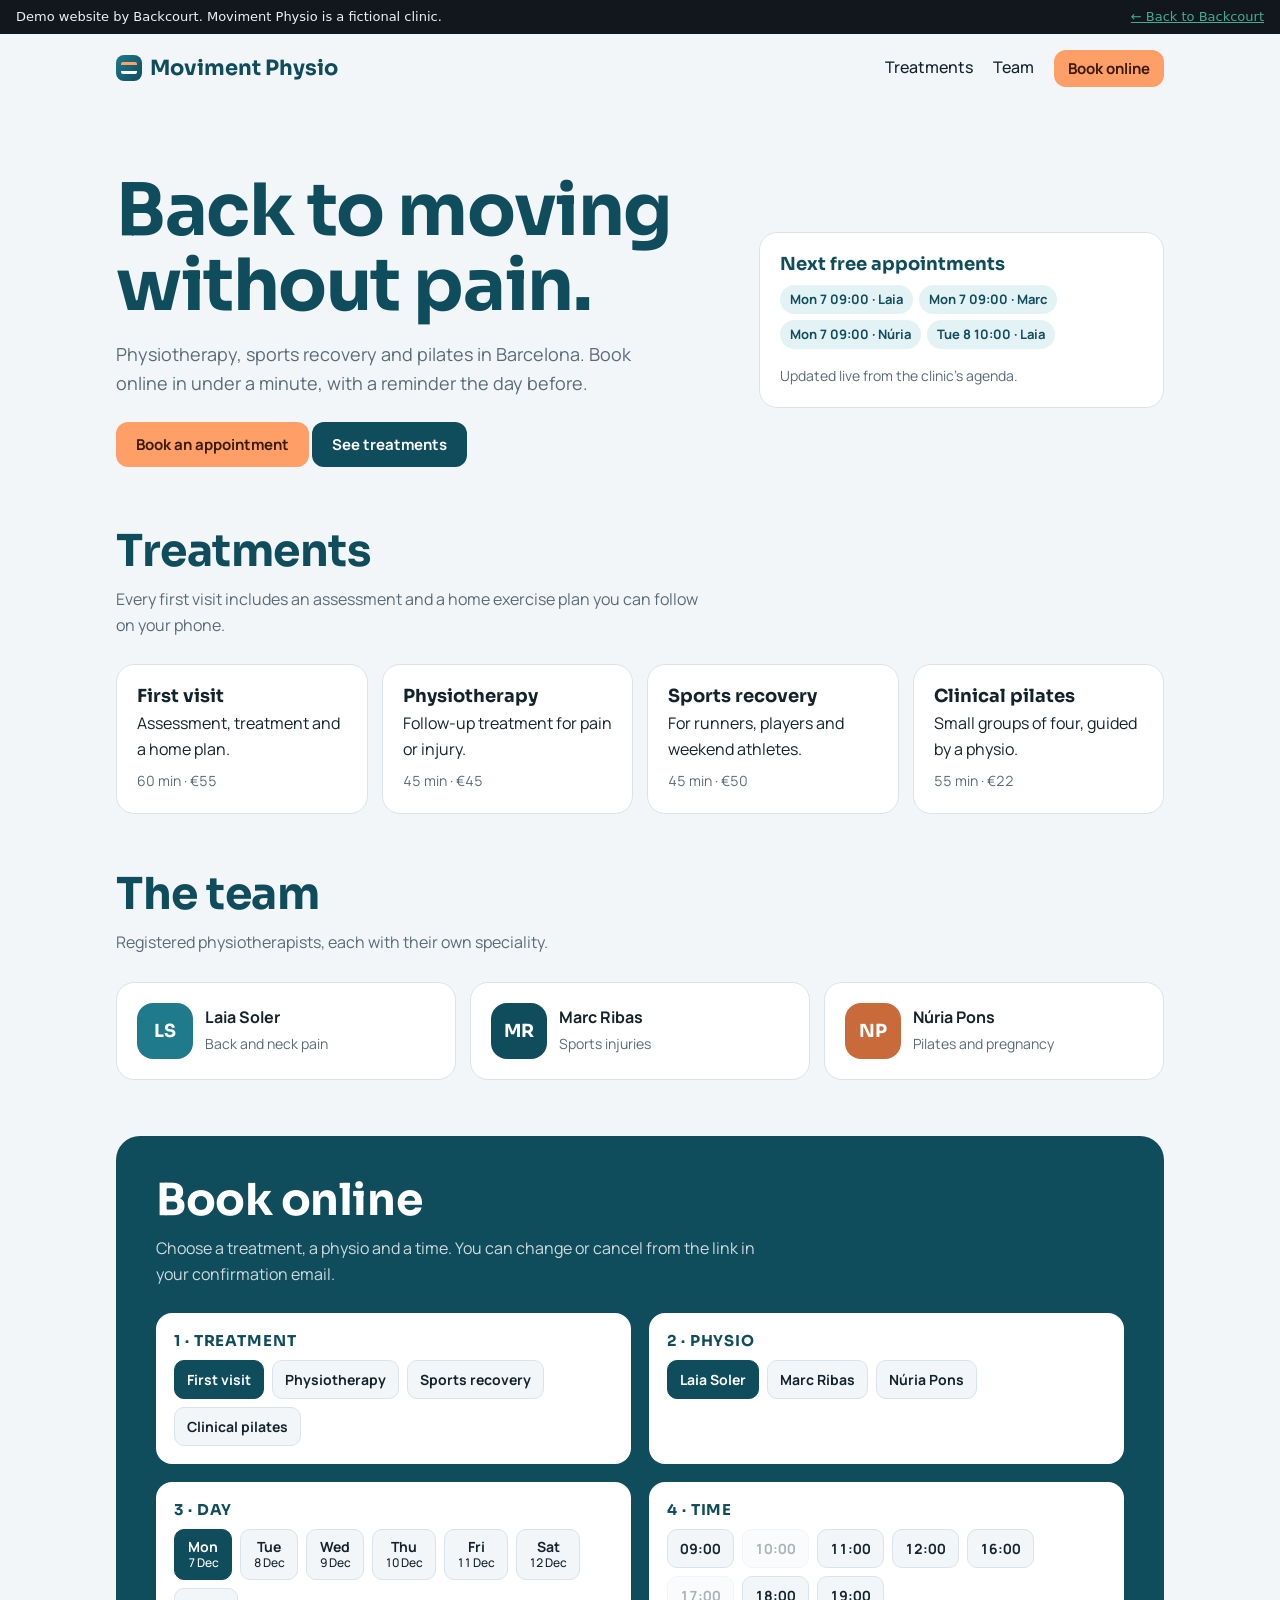
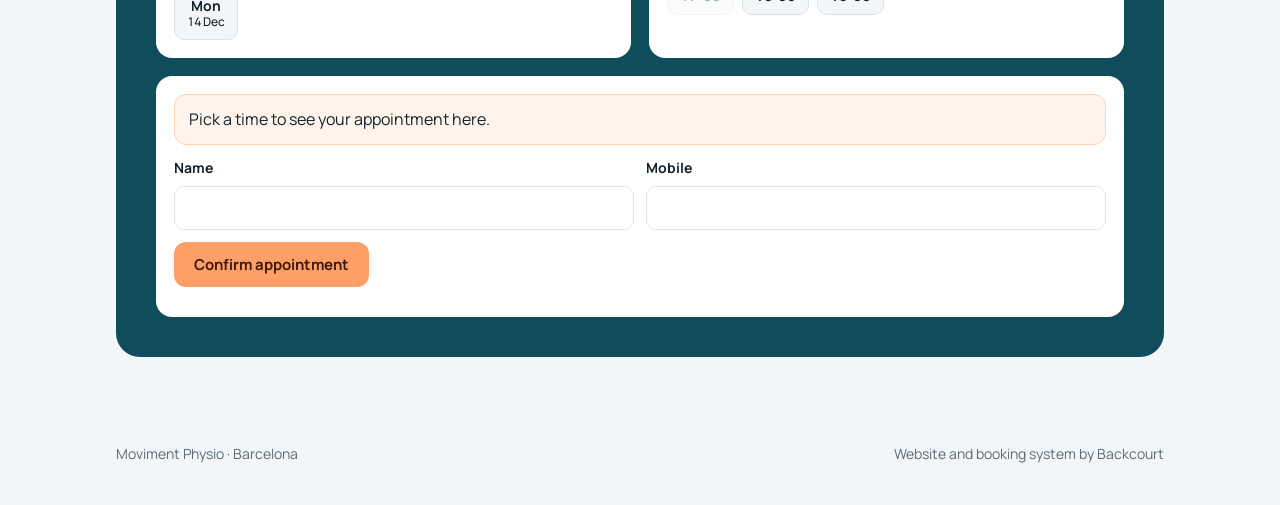
<file: examples/clinic/index.html>
<!DOCTYPE html>
<html lang="en">
<head>
<meta charset="utf-8">
<meta name="viewport" content="width=device-width, initial-scale=1">
<title>Moviment Physio · Physiotherapy clinic in Barcelona</title>
<link rel="preconnect" href="https://fonts.googleapis.com">
<link rel="preconnect" href="https://fonts.gstatic.com" crossorigin>
<link href="https://fonts.googleapis.com/css2?family=Sora:wght@600;700&family=Manrope:wght@400;500;700&display=swap" rel="stylesheet">
<style>
/* Demo clinic site: calm teal and a peach accent; online appointment booking by treatment, therapist, day and time. */
:root { --teal: #0f4c5c; --teal-2: #1f7a8c; --peach: #ff9f68; --bg: #f3f6f9; --card: #ffffff; --ink: #14232b; --muted: #5a6b75; --line: #dbe3ea;
  --display: "Sora", system-ui, sans-serif; --body: "Manrope", system-ui, sans-serif; color-scheme: light; }
* { box-sizing: border-box; } html, body { margin: 0; } body { background: var(--bg); color: var(--ink); font: 16px/1.6 var(--body); }
a { color: inherit; } :focus-visible { outline: 2px solid var(--peach); outline-offset: 2px; }
.demo-bar { background: #12161d; color: #eef1f4; font: 13px/1.4 system-ui, sans-serif; padding: 8px 16px; display: flex; justify-content: space-between; gap: 12px; flex-wrap: wrap; }
.demo-bar a { color: #3fae8c; }
.wrap { max-width: 1120px; margin: 0 auto; padding: 0 clamp(16px, 4vw, 36px); }
nav { display: flex; justify-content: space-between; align-items: center; height: 68px; gap: 12px; }
.logo { font: 700 21px var(--display); text-decoration: none; display: flex; align-items: center; gap: 8px; color: var(--teal); }
.logo i { width: 26px; height: 26px; border-radius: 8px; background: linear-gradient(135deg, var(--teal-2), var(--teal)); position: relative; }
.logo i::after { content: ""; position: absolute; inset: 7px 5px 7px 5px; border-top: 3px solid var(--peach); border-bottom: 3px solid #fff; border-radius: 2px; }
nav ul { list-style: none; display: flex; gap: 20px; margin: 0; padding: 0; align-items: center; font-weight: 500; }
nav ul a { text-decoration: none; }
@media (max-width: 640px) { nav ul li:not(:last-child) { display: none; } }
.btn { display: inline-block; font: 700 15px var(--body); padding: 12px 20px; border-radius: 12px; border: 0; background: var(--teal); color: #fff; text-decoration: none; cursor: pointer; }
.btn.peach { background: var(--peach); color: #3b1a06; }
.hero { padding: clamp(36px, 6vw, 72px) 0 40px; display: grid; grid-template-columns: 1.2fr .8fr; gap: 36px; align-items: center; }
@media (max-width: 860px) { .hero { grid-template-columns: 1fr; } }
.hero h1 { font: 700 clamp(40px, 6vw, 72px)/1.04 var(--display); margin: 0 0 16px; color: var(--teal); letter-spacing: -0.02em; text-wrap: balance; }
.hero p { font-size: 18px; color: var(--muted); max-width: 48ch; margin: 0 0 24px; }
.card { background: var(--card); border-radius: 18px; border: 1px solid var(--line); padding: 20px; }
.next { display: grid; gap: 10px; }
.next b { font: 700 18px var(--display); color: var(--teal); }
.pill { display: inline-block; background: #e3f2f4; color: var(--teal); font-weight: 700; font-size: 13px; padding: 4px 10px; border-radius: 999px; margin: 0 6px 6px 0; }
section { padding: 56px 0; }
h2 { font: 700 clamp(30px, 4vw, 44px)/1.1 var(--display); margin: 0 0 12px; color: var(--teal); letter-spacing: -0.01em; }
.lead { color: var(--muted); max-width: 60ch; margin: 0 0 26px; }
.treat { display: grid; grid-template-columns: repeat(4, 1fr); gap: 14px; }
@media (max-width: 900px) { .treat { grid-template-columns: 1fr 1fr; } }
@media (max-width: 520px) { .treat { grid-template-columns: 1fr; } }
.treat .card b { display: block; font: 700 18px var(--display); margin-bottom: 4px; }
.treat .meta { font-size: 14px; color: var(--muted); margin-top: 8px; font-variant-numeric: tabular-nums; }
.team { display: grid; grid-template-columns: repeat(3, 1fr); gap: 14px; }
@media (max-width: 760px) { .team { grid-template-columns: 1fr; } }
.member { display: grid; grid-template-columns: 56px 1fr; gap: 12px; align-items: center; }
.av { width: 56px; height: 56px; border-radius: 16px; display: grid; place-items: center; font: 700 18px var(--display); color: #fff; }
.member span { color: var(--muted); font-size: 14px; }
.booking { background: var(--teal); color: #fff; border-radius: 24px; padding: clamp(22px, 4vw, 40px); }
.booking h2 { color: #fff; }
.booking .lead { color: rgba(255,255,255,.8); }
.bgrid { display: grid; grid-template-columns: 1fr 1fr; gap: 18px; }
@media (max-width: 860px) { .bgrid { grid-template-columns: 1fr; } }
.box { background: #fff; color: var(--ink); border-radius: 16px; padding: 18px; }
.box h3 { margin: 0 0 10px; font: 700 15px var(--display); color: var(--teal); text-transform: uppercase; letter-spacing: .06em; }
.chips { display: flex; flex-wrap: wrap; gap: 8px; }
.chips button { font: 700 14px var(--body); padding: 9px 12px; border-radius: 10px; border: 1px solid var(--line); background: var(--bg); color: var(--ink); cursor: pointer; font-variant-numeric: tabular-nums; }
.chips button[aria-pressed="true"] { background: var(--teal); color: #fff; border-color: var(--teal); }
.chips button:disabled { opacity: .35; cursor: not-allowed; }
.days button { display: grid; text-align: center; line-height: 1.2; min-width: 58px; }
.days small { font-weight: 500; font-size: 12px; }
label { display: grid; gap: 6px; font-weight: 700; font-size: 14px; }
input { font: 16px var(--body); padding: 10px 12px; border: 1px solid var(--line); border-radius: 10px; width: 100%; color: var(--ink); background: #fff; }
.summary { background: #fff4ec; border: 1px solid #ffd2b5; border-radius: 12px; padding: 12px 14px; color: var(--ink); }
.ok { background: #e3f4ec; border-radius: 12px; padding: 12px 14px; color: #155c3b; }
.err { color: #b3261e; font-weight: 700; font-size: 14px; }
footer { padding: 30px 0 40px; font-size: 14px; color: var(--muted); }
footer .wrap { display: flex; justify-content: space-between; gap: 12px; flex-wrap: wrap; }
</style>
</head>
<body>
<div class="demo-bar"><span>Demo website by Backcourt. Moviment Physio is a fictional clinic.</span><a href="../../index.html#examples">← Back to Backcourt</a></div>
<div class="wrap"><nav aria-label="Main"><a class="logo" href="#top"><i aria-hidden="true"></i>Moviment Physio</a>
  <ul><li><a href="#treatments">Treatments</a></li><li><a href="#team">Team</a></li><li><a class="btn peach" href="#book" style="padding:8px 14px">Book online</a></li></ul></nav></div>

<div class="wrap" id="top"><div class="hero">
  <div><h1>Back to moving without pain.</h1>
    <p>Physiotherapy, sports recovery and pilates in Barcelona. Book online in under a minute, with a reminder the day before.</p>
    <a class="btn peach" href="#book">Book an appointment</a> <a class="btn" href="#treatments">See treatments</a></div>
  <div class="card next"><b>Next free appointments</b><div id="next"></div><span style="font-size:14px;color:var(--muted)">Updated live from the clinic’s agenda.</span></div>
</div></div>

<section id="treatments" style="padding-top:20px"><div class="wrap">
  <h2>Treatments</h2><p class="lead">Every first visit includes an assessment and a home exercise plan you can follow on your phone.</p>
  <div class="treat" id="treat"></div>
</div></section>

<section id="team" style="padding-top:0"><div class="wrap">
  <h2>The team</h2><p class="lead">Registered physiotherapists, each with their own speciality.</p>
  <div class="team" id="teamlist"></div>
</div></section>

<section id="book" style="padding-top:0"><div class="wrap"><div class="booking">
  <h2>Book online</h2><p class="lead">Choose a treatment, a physio and a time. You can change or cancel from the link in your confirmation email.</p>
  <div class="bgrid">
    <div class="box"><h3>1 · Treatment</h3><div class="chips" id="b-treat"></div></div>
    <div class="box"><h3>2 · Physio</h3><div class="chips" id="b-phys"></div></div>
    <div class="box"><h3>3 · Day</h3><div class="chips days" id="b-day"></div></div>
    <div class="box"><h3>4 · Time</h3><div class="chips" id="b-time"></div></div>
    <form class="box" id="b-form" novalidate style="grid-column:1/-1;display:grid;gap:12px">
      <div class="summary" id="b-sum"></div>
      <div style="display:grid;grid-template-columns:1fr 1fr;gap:12px"><label for="b-name">Name<input id="b-name" autocomplete="name"></label><label for="b-phone">Mobile<input id="b-phone" type="tel" autocomplete="tel"></label></div>
      <button class="btn peach" type="submit" style="justify-self:start">Confirm appointment</button>
      <div id="b-msg" role="status"></div>
    </form>
  </div>
</div></div></section>

<footer><div class="wrap"><span>Moviment Physio · Barcelona</span><span>Website and booking system by Backcourt</span></div></footer>

<script>
(function () {
  const T = [["First visit", "Assessment, treatment and a home plan.", 60, 55], ["Physiotherapy", "Follow-up treatment for pain or injury.", 45, 45], ["Sports recovery", "For runners, players and weekend athletes.", 45, 50], ["Clinical pilates", "Small groups of four, guided by a physio.", 55, 22]];
  const PH = [["Laia Soler", "Back and neck pain", "#1f7a8c"], ["Marc Ribas", "Sports injuries", "#0f4c5c"], ["Núria Pons", "Pilates and pregnancy", "#c96a3a"]];
  document.getElementById("treat").innerHTML = T.map(([n, d, m, p]) => `<div class="card"><b>${n}</b>${d}<div class="meta">${m} min · €${p}</div></div>`).join("");
  document.getElementById("teamlist").innerHTML = PH.map(([n, s, c]) => `<div class="card member"><div class="av" style="background:${c}">${n.split(" ").map((x) => x[0]).join("")}</div><div><b>${n}</b><br><span>${s}</span></div></div>`).join("");
  const st = { t: 0, p: 0, d: null, h: null };
  const days = []; const now = new Date();
  for (let i = 1; days.length < 7; i++) { const d = new Date(now); d.setDate(now.getDate() + i); if (d.getDay() !== 0) days.push(d); }
  st.d = 0;
  const hours = ["09:00", "10:00", "11:00", "12:00", "16:00", "17:00", "18:00", "19:00"];
  const taken = (d, p, i) => ((d.getDate() * 3 + p * 5 + i * 7) % 4) === 0;
  const chip = (label, on, attrs = "") => `<button type="button" aria-pressed="${on}" ${attrs}>${label}</button>`;
  function render() {
    document.getElementById("b-treat").innerHTML = T.map((t, i) => chip(t[0], i === st.t, `data-t="${i}"`)).join("");
    document.getElementById("b-phys").innerHTML = PH.map((p, i) => chip(p[0], i === st.p, `data-p="${i}"`)).join("");
    document.getElementById("b-day").innerHTML = days.map((d, i) => chip(`${d.toLocaleDateString("en-GB", { weekday: "short" })}<small>${d.getDate()} ${d.toLocaleDateString("en-GB", { month: "short" })}</small>`, i === st.d, `data-d="${i}"`)).join("");
    const d = days[st.d];
    const hs = d.getDay() === 6 ? hours.slice(0, 4) : hours;
    document.getElementById("b-time").innerHTML = hs.map((h, i) => chip(h, h === st.h, `data-h="${h}" ${taken(d, st.p, i) ? "disabled title=\"Taken\"" : ""}`)).join("");
    const t = T[st.t];
    document.getElementById("b-sum").innerHTML = st.h ? `<b>${t[0]}</b> with ${PH[st.p][0]} · ${d.toLocaleDateString("en-GB", { weekday: "long", day: "numeric", month: "long" })} at ${st.h} · ${t[2]} min · €${t[3]}` : "Pick a time to see your appointment here.";
    const nxt = []; days.slice(0, 3).forEach((dd) => PH.forEach((p, pi) => { const i = hours.findIndex((h, k) => !taken(dd, pi, k)); if (i >= 0 && nxt.length < 4) nxt.push(`<span class="pill">${dd.toLocaleDateString("en-GB", { weekday: "short", day: "numeric" })} ${hours[i]} · ${p[0].split(" ")[0]}</span>`); }));
    document.getElementById("next").innerHTML = nxt.join("");
  }
  document.querySelector(".bgrid").addEventListener("click", (e) => {
    const b = e.target.closest("button[aria-pressed]"); if (!b || b.disabled) return;
    if (b.dataset.t) { st.t = +b.dataset.t; } if (b.dataset.p) { st.p = +b.dataset.p; st.h = null; } if (b.dataset.d) { st.d = +b.dataset.d; st.h = null; } if (b.dataset.h) st.h = b.dataset.h;
    render();
  });
  document.getElementById("b-form").addEventListener("submit", (e) => {
    e.preventDefault(); const m = document.getElementById("b-msg"), n = document.getElementById("b-name").value.trim(), ph = document.getElementById("b-phone").value.trim();
    if (!st.h || !n || ph.replace(/\D/g, "").length < 9) { m.className = "err"; m.textContent = "Please pick a time and add your name and mobile number."; return; }
    m.className = "ok"; m.textContent = `Booked, ${n}! In the real system the slot is blocked in ${PH[st.p][0].split(" ")[0]}’s agenda, and a confirmation and a reminder the day before go to ${ph}. (Demo: nothing was sent.)`;
  });
  render();
})();
</script>
</body>
</html>
</file>
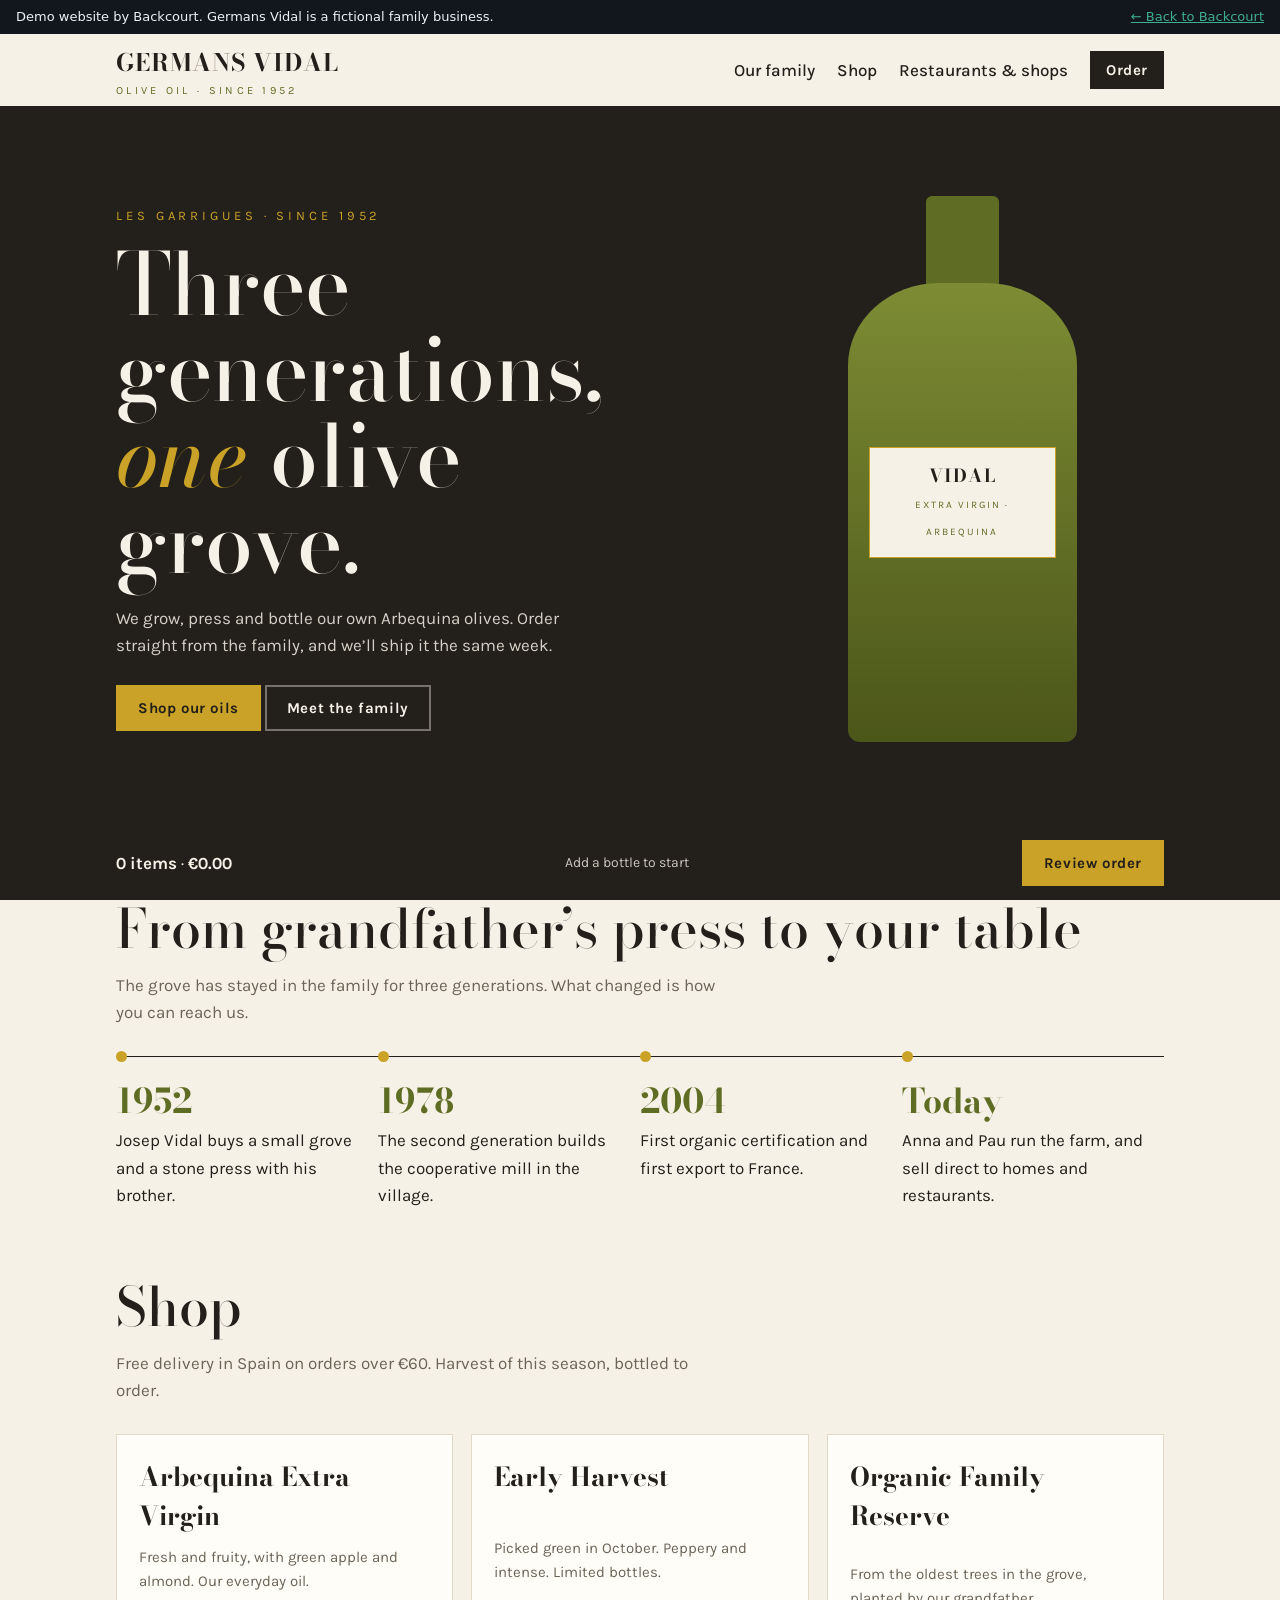
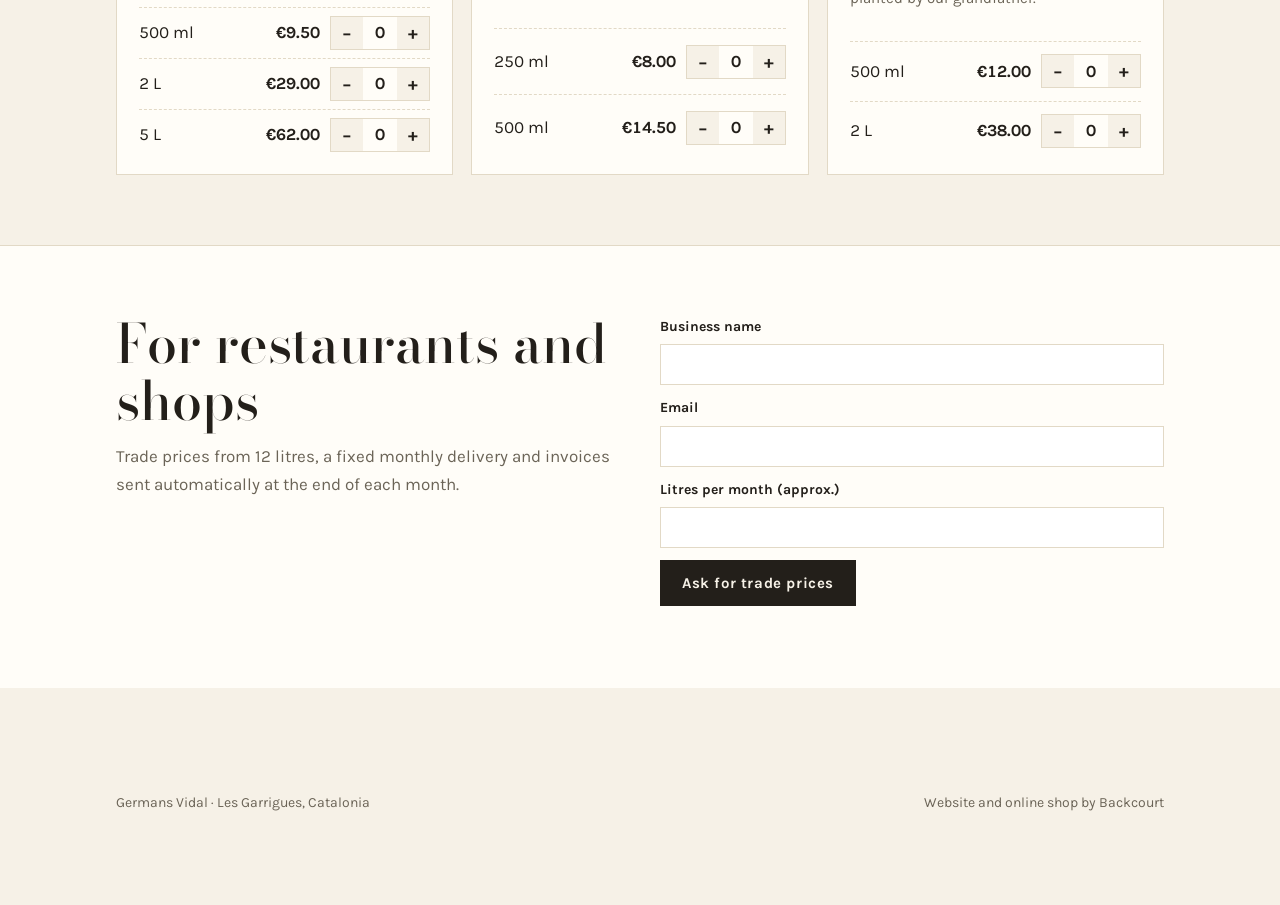
<file: examples/family-company/index.html>
<!DOCTYPE html>
<html lang="en">
<head>
<meta charset="utf-8">
<meta name="viewport" content="width=device-width, initial-scale=1">
<title>Germans Vidal · Olive oil since 1952</title>
<link rel="preconnect" href="https://fonts.googleapis.com">
<link rel="preconnect" href="https://fonts.gstatic.com" crossorigin>
<link href="https://fonts.googleapis.com/css2?family=Bodoni+Moda:opsz,wght@6..96,500;6..96,700&family=Karla:wght@400;500;700&display=swap" rel="stylesheet">
<style>
/* Demo family-company site: label-like serif, warm black, olive and gold; family timeline and an order form with live totals. */
:root { --black: #231f1a; --olive: #5f6d24; --gold: #c9a227; --paper: #f6f1e7; --card: #fffdf8; --muted: #6b6457; --line: #e2d9c6;
  --display: "Bodoni Moda", Didot, Georgia, serif; --body: "Karla", system-ui, sans-serif; color-scheme: light; }
* { box-sizing: border-box; } html, body { margin: 0; } body { background: var(--paper); color: var(--black); font: 17px/1.6 var(--body); }
a { color: inherit; } :focus-visible { outline: 2px solid var(--gold); outline-offset: 2px; }
.demo-bar { background: #12161d; color: #eef1f4; font: 13px/1.4 system-ui, sans-serif; padding: 8px 16px; display: flex; justify-content: space-between; gap: 12px; flex-wrap: wrap; }
.demo-bar a { color: #3fae8c; }
.wrap { max-width: 1120px; margin: 0 auto; padding: 0 clamp(16px, 4vw, 36px); }
nav { display: flex; justify-content: space-between; align-items: center; height: 72px; gap: 12px; }
.logo { text-decoration: none; display: grid; line-height: 1; }
.logo b { font: 700 24px var(--display); letter-spacing: .04em; text-transform: uppercase; }
.logo span { font-size: 11px; letter-spacing: .3em; text-transform: uppercase; color: var(--olive); margin-top: 4px; }
nav ul { list-style: none; display: flex; gap: 22px; margin: 0; padding: 0; align-items: center; font-weight: 500; }
nav ul a { text-decoration: none; }
@media (max-width: 640px) { nav ul li:not(:last-child) { display: none; } }
.btn { display: inline-block; font: 700 15px var(--body); letter-spacing: .04em; padding: 12px 20px; border: 2px solid var(--black); background: var(--black); color: var(--paper); text-decoration: none; cursor: pointer; }
.btn.ghost { background: transparent; color: var(--black); }
.hero { background: var(--black); color: var(--paper); }
.hero .wrap { display: grid; grid-template-columns: 1.2fr .8fr; gap: 40px; align-items: center; padding-top: clamp(40px, 7vw, 90px); padding-bottom: clamp(40px, 7vw, 90px); }
@media (max-width: 860px) { .hero .wrap { grid-template-columns: 1fr; } }
.since { font-size: 13px; letter-spacing: .3em; text-transform: uppercase; color: var(--gold); }
.hero h1 { font: 500 clamp(44px, 7vw, 86px)/1 var(--display); margin: 14px 0 20px; text-wrap: balance; }
.hero h1 i { color: var(--gold); }
.hero p { max-width: 48ch; opacity: .85; margin: 0 0 26px; }
.hero .btn { background: var(--gold); border-color: var(--gold); color: var(--black); }
.hero .btn.ghost { background: transparent; color: var(--paper); border-color: rgba(246,241,231,.4); }
.bottle { justify-self: center; width: min(260px, 70%); aspect-ratio: 1 / 2.1; position: relative; }
.bottle::before { content: ""; position: absolute; left: 36%; right: 36%; top: 0; height: 18%; background: var(--olive); border-radius: 6px 6px 0 0; }
.bottle::after { content: ""; position: absolute; left: 6%; right: 6%; top: 16%; bottom: 0; background: linear-gradient(180deg, #7d8c34, #4b5619); border-radius: 40% 40% 12px 12px / 18% 18% 12px 12px; }
.label { position: absolute; z-index: 1; left: 14%; right: 14%; top: 46%; background: var(--paper); color: var(--black); text-align: center; padding: 14px 8px; border: 1px solid var(--gold); }
.label b { display: block; font: 700 18px var(--display); text-transform: uppercase; letter-spacing: .06em; }
.label small { font-size: 10px; letter-spacing: .2em; text-transform: uppercase; color: var(--olive); }
section { padding: 70px 0; }
h2 { font: 500 clamp(34px, 4.5vw, 54px)/1.05 var(--display); margin: 0 0 14px; }
.lead { color: var(--muted); max-width: 60ch; margin: 0 0 30px; }
.timeline { display: grid; grid-template-columns: repeat(4, 1fr); border-top: 1px solid var(--black); }
@media (max-width: 820px) { .timeline { grid-template-columns: 1fr 1fr; } }
.timeline div { padding: 18px 18px 0 0; position: relative; }
.timeline div::before { content: ""; position: absolute; top: -6px; left: 0; width: 11px; height: 11px; border-radius: 50%; background: var(--gold); }
.timeline b { font: 700 34px var(--display); display: block; color: var(--olive); }
.products { display: grid; grid-template-columns: repeat(3, 1fr); gap: 18px; }
@media (max-width: 860px) { .products { grid-template-columns: 1fr; } }
.prod { background: var(--card); border: 1px solid var(--line); padding: 22px; display: grid; gap: 10px; }
.prod h3 { font: 700 26px var(--display); margin: 0; }
.prod .notes { color: var(--muted); font-size: 15px; margin: 0; }
.sizes { display: grid; gap: 8px; margin-top: 4px; }
.size { display: grid; grid-template-columns: 1fr auto auto; gap: 10px; align-items: center; border-top: 1px dashed var(--line); padding-top: 8px; font-variant-numeric: tabular-nums; }
.step { display: inline-flex; border: 1px solid var(--line); }
.step button { width: 32px; height: 32px; border: 0; background: var(--paper); font: 700 18px var(--body); cursor: pointer; color: var(--black); }
.step output { width: 34px; display: grid; place-items: center; font-weight: 700; }
.cart { position: sticky; bottom: 0; background: var(--black); color: var(--paper); padding: 14px 0; z-index: 5; }
.cart .wrap { display: flex; justify-content: space-between; align-items: center; gap: 14px; flex-wrap: wrap; }
.cart b { font-variant-numeric: tabular-nums; }
.cart .btn { background: var(--gold); border-color: var(--gold); color: var(--black); }
.ship { font-size: 14px; opacity: .8; }
.meter { height: 6px; width: 180px; background: rgba(255,255,255,.2); display: inline-block; vertical-align: middle; margin-left: 8px; }
.meter i { display: block; height: 100%; background: var(--gold); }
.trade { background: var(--card); border-top: 1px solid var(--line); }
.tgrid { display: grid; grid-template-columns: 1fr 1fr; gap: 40px; }
@media (max-width: 860px) { .tgrid { grid-template-columns: 1fr; } }
dialog { border: 0; padding: 0; max-width: 520px; width: calc(100% - 32px); background: var(--card); color: var(--black); }
dialog::backdrop { background: rgba(35,31,26,.6); }
.dlg { padding: 24px; display: grid; gap: 12px; }
.dlg h3 { font: 700 28px var(--display); margin: 0; }
.dlg ul { margin: 0; padding-left: 18px; }
label { display: grid; gap: 6px; font-weight: 700; font-size: 14px; }
input { font: 16px var(--body); padding: 10px 12px; border: 1px solid var(--line); background: #fff; width: 100%; color: var(--black); }
.ok { background: #eef1dd; border-left: 4px solid var(--olive); padding: 12px 14px; }
.err { color: #9b2c1d; font-weight: 700; font-size: 14px; }
footer { padding: 30px 0 90px; font-size: 14px; color: var(--muted); }
footer .wrap { display: flex; justify-content: space-between; gap: 12px; flex-wrap: wrap; }
</style>
</head>
<body>
<div class="demo-bar"><span>Demo website by Backcourt. Germans Vidal is a fictional family business.</span><a href="../../index.html#examples">← Back to Backcourt</a></div>
<div class="wrap"><nav aria-label="Main"><a class="logo" href="#top"><b>Germans Vidal</b><span>Olive oil · since 1952</span></a>
  <ul><li><a href="#family">Our family</a></li><li><a href="#shop">Shop</a></li><li><a href="#trade">Restaurants &amp; shops</a></li><li><a class="btn" href="#shop" style="padding:8px 14px">Order</a></li></ul></nav></div>

<div class="hero" id="top"><div class="wrap">
  <div><div class="since">Les Garrigues · since 1952</div>
    <h1>Three generations, <i>one</i> olive grove.</h1>
    <p>We grow, press and bottle our own Arbequina olives. Order straight from the family, and we’ll ship it the same week.</p>
    <a class="btn" href="#shop">Shop our oils</a> <a class="btn ghost" href="#family">Meet the family</a></div>
  <div class="bottle" aria-hidden="true"><div class="label"><b>Vidal</b><small>Extra virgin · Arbequina</small></div></div>
</div></div>

<section id="family"><div class="wrap">
  <h2>From grandfather’s press to your table</h2><p class="lead">The grove has stayed in the family for three generations. What changed is how you can reach us.</p>
  <div class="timeline">
    <div><b>1952</b>Josep Vidal buys a small grove and a stone press with his brother.</div>
    <div><b>1978</b>The second generation builds the cooperative mill in the village.</div>
    <div><b>2004</b>First organic certification and first export to France.</div>
    <div><b>Today</b>Anna and Pau run the farm, and sell direct to homes and restaurants.</div>
  </div>
</div></section>

<section id="shop" style="padding-top:0"><div class="wrap">
  <h2>Shop</h2><p class="lead">Free delivery in Spain on orders over €60. Harvest of this season, bottled to order.</p>
  <div class="products" id="products"></div>
</div></section>

<section class="trade" id="trade"><div class="wrap tgrid">
  <div><h2>For restaurants and shops</h2><p class="lead">Trade prices from 12 litres, a fixed monthly delivery and invoices sent automatically at the end of each month.</p></div>
  <form id="trade-form" novalidate style="display:grid;gap:12px">
    <label for="t-biz">Business name<input id="t-biz"></label>
    <label for="t-email">Email<input id="t-email" type="email" autocomplete="email"></label>
    <label for="t-litres">Litres per month (approx.)<input id="t-litres" type="number" min="12" step="1" inputmode="numeric"></label>
    <button class="btn" type="submit" style="justify-self:start">Ask for trade prices</button>
    <div id="t-msg" role="status"></div>
  </form>
</div></section>

<div class="cart" aria-live="polite"><div class="wrap">
  <span><b id="c-items">0 items</b> · <b id="c-total">€0.00</b></span>
  <span class="ship" id="c-ship"></span>
  <button class="btn" type="button" id="c-go">Review order</button>
</div></div>

<dialog id="dlg"><form class="dlg" method="dialog" id="checkout" novalidate>
  <h3>Your order</h3><ul id="d-lines"></ul><b id="d-total"></b>
  <label for="o-name">Name<input id="o-name" autocomplete="name"></label>
  <label for="o-email">Email<input id="o-email" type="email" autocomplete="email"></label>
  <div id="o-msg" role="status"></div>
  <div style="display:flex;gap:10px;flex-wrap:wrap"><button class="btn" type="submit" value="confirm">Confirm order</button><button class="btn ghost" type="button" id="d-close">Keep shopping</button></div>
</form></dialog>

<footer><div class="wrap"><span>Germans Vidal · Les Garrigues, Catalonia</span><span>Website and online shop by Backcourt</span></div></footer>

<script>
(function () {
  const P = [
    ["Arbequina Extra Virgin", "Fresh and fruity, with green apple and almond. Our everyday oil.", [["500 ml", 9.5], ["2 L", 29], ["5 L", 62]]],
    ["Early Harvest", "Picked green in October. Peppery and intense. Limited bottles.", [["250 ml", 8], ["500 ml", 14.5]]],
    ["Organic Family Reserve", "From the oldest trees in the grove, planted by our grandfather.", [["500 ml", 12], ["2 L", 38]]],
  ];
  const qty = {};
  const eur = (v) => "€" + v.toFixed(2);
  document.getElementById("products").innerHTML = P.map(([n, d, sizes], i) => `<article class="prod"><h3>${n}</h3><p class="notes">${d}</p><div class="sizes">${sizes.map(([s, p], j) => `<div class="size"><span>${s}</span><b>${eur(p)}</b><span class="step"><button type="button" data-k="${i}-${j}" data-d="-1" aria-label="Remove one ${n} ${s}">−</button><output id="q-${i}-${j}">0</output><button type="button" data-k="${i}-${j}" data-d="1" aria-label="Add one ${n} ${s}">+</button></span></div>`).join("")}</div></article>`).join("");
  function lines() { return Object.entries(qty).filter(([, q]) => q > 0).map(([k, q]) => { const [i, j] = k.split("-").map(Number); return { name: `${P[i][0]} ${P[i][2][j][0]}`, q, price: P[i][2][j][1] }; }); }
  function render() {
    const L = lines(), items = L.reduce((s, l) => s + l.q, 0), total = L.reduce((s, l) => s + l.q * l.price, 0);
    document.getElementById("c-items").textContent = `${items} item${items === 1 ? "" : "s"}`;
    document.getElementById("c-total").textContent = eur(total);
    const left = 60 - total;
    document.getElementById("c-ship").innerHTML = total === 0 ? "Add a bottle to start" : left > 0 ? `${eur(left)} more for free delivery <span class="meter"><i style="width:${Math.min(100, total / 60 * 100)}%"></i></span>` : "Free delivery in Spain included";
  }
  document.getElementById("products").onclick = (e) => { const b = e.target.closest("button[data-k]"); if (!b) return; const k = b.dataset.k; qty[k] = Math.max(0, (qty[k] || 0) + +b.dataset.d); document.getElementById("q-" + k).textContent = qty[k]; render(); };
  const dlg = document.getElementById("dlg");
  document.getElementById("c-go").onclick = () => {
    const L = lines(); if (!L.length) { document.getElementById("c-ship").textContent = "Your basket is empty. Add a bottle first."; return; }
    const total = L.reduce((s, l) => s + l.q * l.price, 0), ship = total >= 60 ? 0 : 6.9;
    document.getElementById("d-lines").innerHTML = L.map((l) => `<li>${l.q} × ${l.name} · ${eur(l.q * l.price)}</li>`).join("") + `<li>Delivery · ${ship ? eur(ship) : "free"}</li>`;
    document.getElementById("d-total").textContent = `Total ${eur(total + ship)}`; document.getElementById("o-msg").textContent = "";
    dlg.showModal();
  };
  document.getElementById("d-close").onclick = () => dlg.close();
  document.getElementById("checkout").addEventListener("submit", (e) => {
    e.preventDefault(); const m = document.getElementById("o-msg"), n = document.getElementById("o-name").value.trim(), em = document.getElementById("o-email").value.trim();
    if (!n || !/\S+@\S+\.\S+/.test(em)) { m.className = "err"; m.textContent = "Please add your name and email."; return; }
    m.className = "ok"; m.textContent = `Thank you, ${n}. In the real shop you’d pay by card or Bizum here, the family gets the order on their phone, and ${em} receives the invoice and tracking. (Demo: nothing was charged.)`;
  });
  document.getElementById("trade-form").addEventListener("submit", (e) => {
    e.preventDefault(); const m = document.getElementById("t-msg"), b = document.getElementById("t-biz").value.trim(), em = document.getElementById("t-email").value.trim(), l = +document.getElementById("t-litres").value;
    if (!b || !/\S+@\S+\.\S+/.test(em) || !(l >= 12)) { m.className = "err"; m.textContent = "Please add your business, email and at least 12 litres a month."; return; }
    m.className = "ok"; m.textContent = `Thanks, ${b}. Anna would receive your request for about ${l} L a month and send trade prices to ${em}. (Demo: nothing was sent.)`;
  });
  render();
})();
</script>
</body>
</html>
</file>
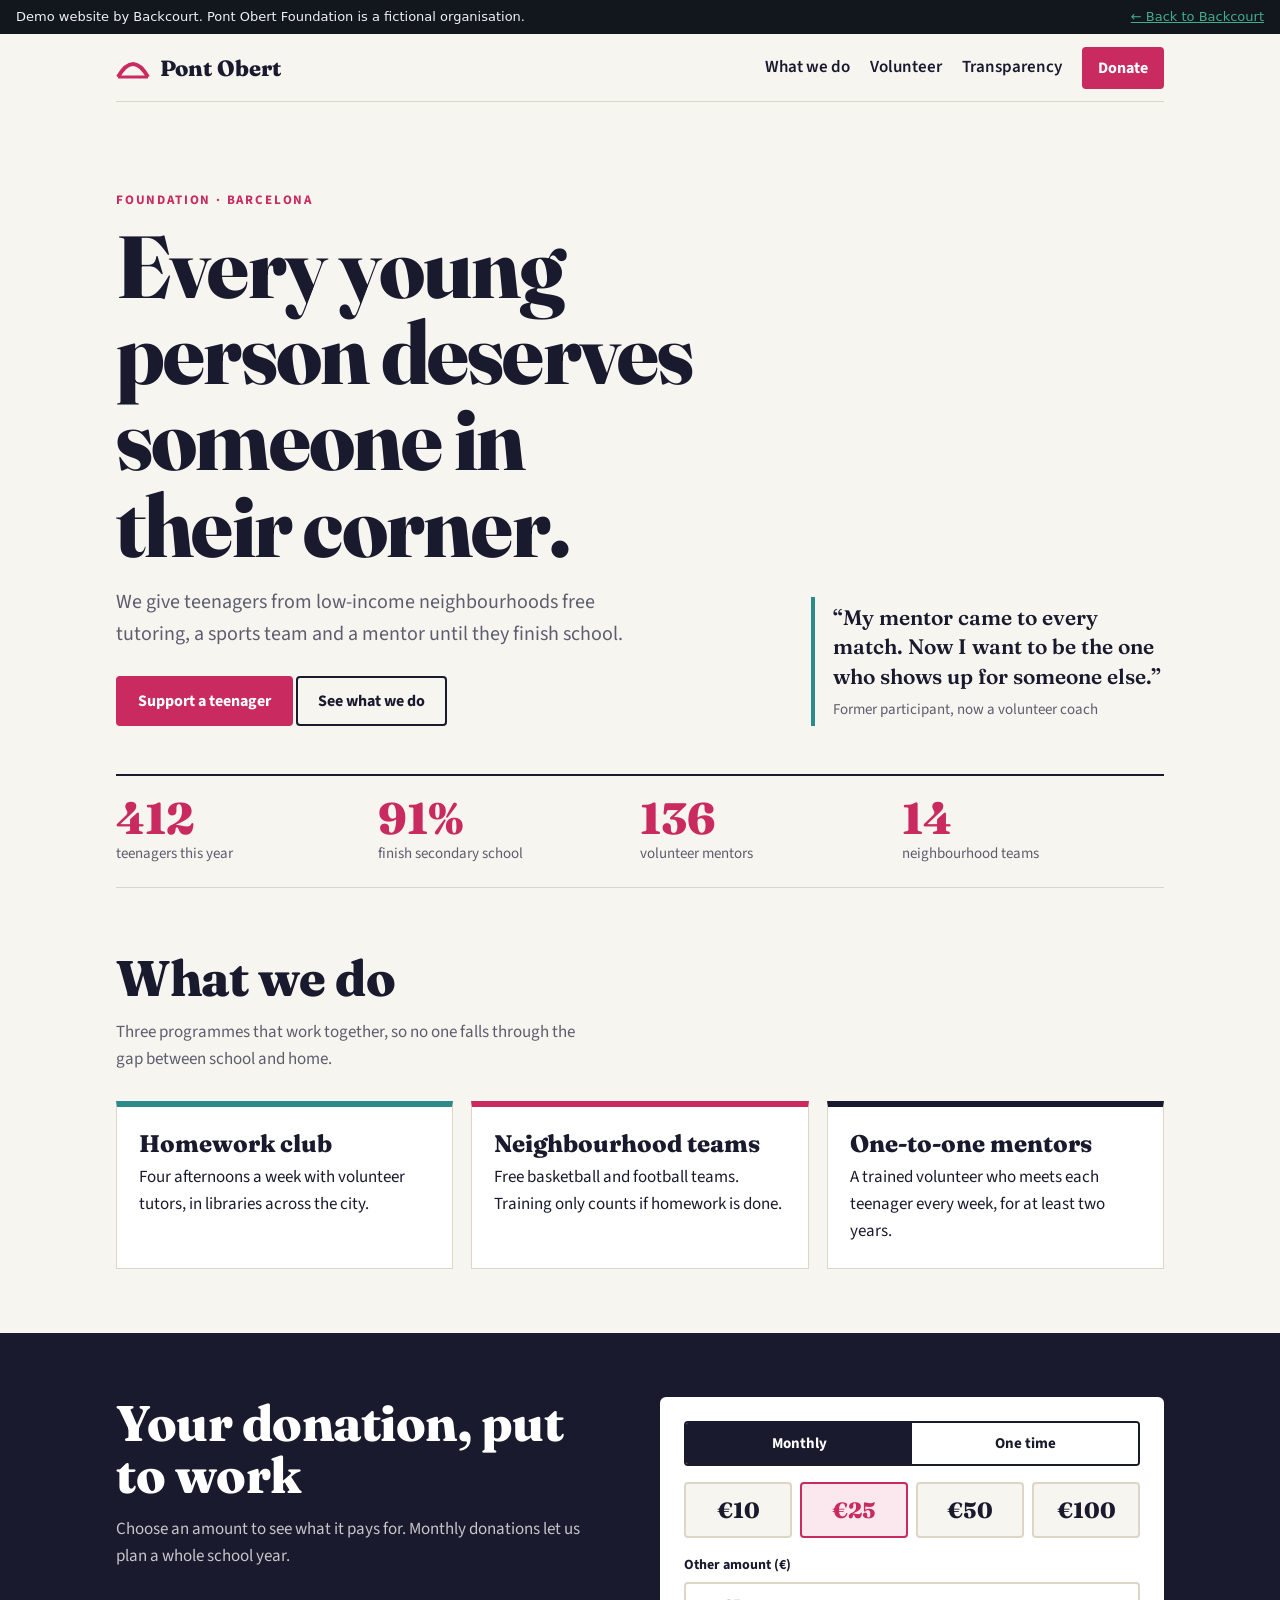
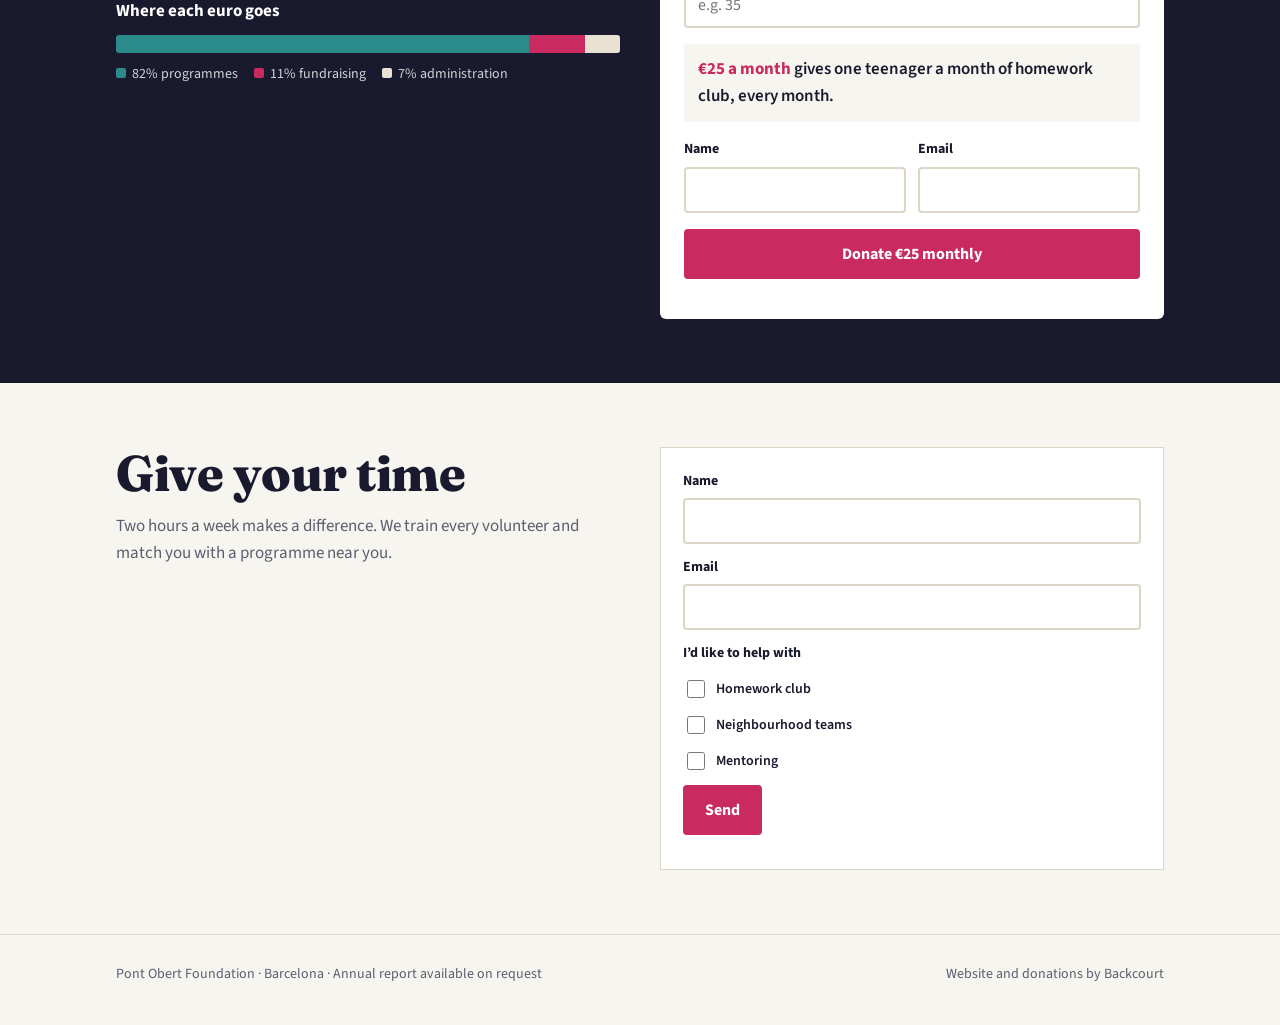
<file: examples/foundation/index.html>
<!DOCTYPE html>
<html lang="en">
<head>
<meta charset="utf-8">
<meta name="viewport" content="width=device-width, initial-scale=1">
<title>Pont Obert Foundation · Tutoring and sport for young people</title>
<link rel="preconnect" href="https://fonts.googleapis.com">
<link rel="preconnect" href="https://fonts.gstatic.com" crossorigin>
<link href="https://fonts.googleapis.com/css2?family=Fraunces:opsz,wght@9..144,600;9..144,800&family=Source+Sans+3:wght@400;600;700&display=swap" rel="stylesheet">
<style>
/* Demo foundation site: editorial serif, deep ink and a raspberry accent; donation widget with live impact text and a transparent budget bar. */
:root { --ink: #1a1a2e; --paper: #f7f5f0; --card: #ffffff; --rasp: #c92a5f; --teal: #2b8a8a; --sand: #e9e2d3; --muted: #5d5d6e; --line: #ddd6c6;
  --display: "Fraunces", Georgia, serif; --body: "Source Sans 3", system-ui, sans-serif; color-scheme: light; }
* { box-sizing: border-box; } html, body { margin: 0; } body { background: var(--paper); color: var(--ink); font: 17px/1.6 var(--body); }
a { color: inherit; } :focus-visible { outline: 2px solid var(--rasp); outline-offset: 2px; }
.demo-bar { background: #12161d; color: #eef1f4; font: 13px/1.4 system-ui, sans-serif; padding: 8px 16px; display: flex; justify-content: space-between; gap: 12px; flex-wrap: wrap; }
.demo-bar a { color: #3fae8c; }
.wrap { max-width: 1120px; margin: 0 auto; padding: 0 clamp(16px, 4vw, 36px); }
nav { display: flex; justify-content: space-between; align-items: center; height: 68px; border-bottom: 1px solid var(--line); gap: 12px; }
.logo { font: 800 22px var(--display); text-decoration: none; display: flex; align-items: center; gap: 10px; }
.logo svg { color: var(--rasp); }
nav ul { list-style: none; display: flex; gap: 20px; margin: 0; padding: 0; align-items: center; font-weight: 600; }
nav ul a { text-decoration: none; }
@media (max-width: 640px) { nav ul li:not(:last-child) { display: none; } }
.btn { display: inline-block; font: 700 16px var(--body); padding: 12px 20px; border-radius: 4px; border: 2px solid var(--rasp); background: var(--rasp); color: #fff; text-decoration: none; cursor: pointer; }
.btn.ghost { background: transparent; color: var(--ink); border-color: var(--ink); }
.hero { padding: clamp(40px, 7vw, 88px) 0 48px; display: grid; grid-template-columns: 1.3fr .7fr; gap: 40px; align-items: end; }
@media (max-width: 860px) { .hero { grid-template-columns: 1fr; } }
.kicker { font-weight: 700; font-size: 13px; letter-spacing: .14em; text-transform: uppercase; color: var(--rasp); }
.hero h1 { font: 800 clamp(44px, 7vw, 88px)/0.98 var(--display); margin: 12px 0 18px; letter-spacing: -0.02em; text-wrap: balance; }
.hero p { font-size: 20px; color: var(--muted); max-width: 52ch; margin: 0 0 26px; }
.quote { border-left: 4px solid var(--teal); padding: 6px 0 6px 18px; font: 600 21px/1.4 var(--display); }
.quote small { display: block; font: 15px var(--body); color: var(--muted); margin-top: 8px; }
.impact { display: grid; grid-template-columns: repeat(4, 1fr); border-top: 2px solid var(--ink); border-bottom: 1px solid var(--line); }
@media (max-width: 720px) { .impact { grid-template-columns: 1fr 1fr; } }
.impact div { padding: 20px 16px 20px 0; }
.impact b { display: block; font: 800 44px/1 var(--display); color: var(--rasp); font-variant-numeric: tabular-nums; }
.impact span { color: var(--muted); font-size: 15px; }
section { padding: 64px 0; }
h2 { font: 800 clamp(32px, 4.5vw, 50px)/1.05 var(--display); margin: 0 0 14px; letter-spacing: -0.01em; }
.lead { color: var(--muted); max-width: 60ch; margin: 0 0 28px; }
.programs { display: grid; grid-template-columns: repeat(3, 1fr); gap: 18px; }
@media (max-width: 860px) { .programs { grid-template-columns: 1fr; } }
.program { background: var(--card); border: 1px solid var(--line); padding: 22px; border-top: 6px solid var(--teal); }
.program:nth-child(2) { border-top-color: var(--rasp); } .program:nth-child(3) { border-top-color: var(--ink); }
.program b { display: block; font: 800 24px var(--display); margin-bottom: 6px; }
.donate { background: var(--ink); color: #fff; }
.donate h2 { color: #fff; }
.donate .lead { color: rgba(255,255,255,.75); }
.dgrid { display: grid; grid-template-columns: 1fr 1fr; gap: 40px; align-items: start; }
@media (max-width: 860px) { .dgrid { grid-template-columns: 1fr; } }
.widget { background: #fff; color: var(--ink); border-radius: 6px; padding: 24px; display: grid; gap: 16px; }
.toggle { display: grid; grid-template-columns: 1fr 1fr; border: 2px solid var(--ink); border-radius: 4px; overflow: hidden; }
.toggle button { font: 700 15px var(--body); padding: 10px; border: 0; background: #fff; cursor: pointer; color: var(--ink); }
.toggle button[aria-pressed="true"] { background: var(--ink); color: #fff; }
.amounts { display: grid; grid-template-columns: repeat(4, 1fr); gap: 8px; }
.amounts button { font: 800 22px var(--display); padding: 12px 0; border: 2px solid var(--line); border-radius: 4px; background: var(--paper); cursor: pointer; color: var(--ink); }
.amounts button[aria-pressed="true"] { border-color: var(--rasp); background: #fbe8ef; color: var(--rasp); }
label { display: grid; gap: 6px; font-weight: 700; font-size: 14px; }
input { font: 16px var(--body); padding: 10px 12px; border: 2px solid var(--line); border-radius: 4px; width: 100%; color: var(--ink); background: #fff; }
.what { background: var(--paper); border-radius: 4px; padding: 12px 14px; font-weight: 600; }
.what b { color: var(--rasp); }
.budget { margin-top: 26px; }
.bar { display: flex; height: 18px; border-radius: 3px; overflow: hidden; margin: 10px 0; }
.bar i { display: block; }
.legend { display: flex; gap: 16px; flex-wrap: wrap; font-size: 14px; color: rgba(255,255,255,.8); }
.legend span::before { content: ""; display: inline-block; width: 10px; height: 10px; margin-right: 6px; border-radius: 2px; background: var(--c); }
.ok { background: #e6f3ef; color: #1f5e4e; border-radius: 4px; padding: 12px 14px; }
.err { color: var(--rasp); font-weight: 600; font-size: 14px; }
.vol { display: grid; grid-template-columns: 1fr 1fr; gap: 40px; align-items: start; }
@media (max-width: 860px) { .vol { grid-template-columns: 1fr; } }
.vol form { background: var(--card); border: 1px solid var(--line); padding: 22px; display: grid; gap: 12px; }
.check { display: flex; gap: 8px; align-items: center; font-weight: 600; }
.check input { width: 18px; height: 18px; accent-color: var(--rasp); }
footer { border-top: 1px solid var(--line); padding: 28px 0 40px; font-size: 14px; color: var(--muted); }
footer .wrap { display: flex; justify-content: space-between; gap: 12px; flex-wrap: wrap; }
</style>
</head>
<body>
<div class="demo-bar"><span>Demo website by Backcourt. Pont Obert Foundation is a fictional organisation.</span><a href="../../index.html#examples">← Back to Backcourt</a></div>
<div class="wrap"><nav aria-label="Main"><a class="logo" href="#top"><svg width="34" height="22" viewBox="0 0 34 22" aria-hidden="true"><path d="M2 20 Q17 -6 32 20" fill="none" stroke="currentColor" stroke-width="4"/><path d="M2 20H32" stroke="currentColor" stroke-width="3"/></svg>Pont Obert</a>
  <ul><li><a href="#programs">What we do</a></li><li><a href="#volunteer">Volunteer</a></li><li><a href="#budget">Transparency</a></li><li><a class="btn" href="#donate" style="padding:8px 14px">Donate</a></li></ul></nav></div>

<div class="wrap" id="top">
  <div class="hero">
    <div><div class="kicker">Foundation · Barcelona</div>
      <h1>Every young person deserves someone in their corner.</h1>
      <p>We give teenagers from low-income neighbourhoods free tutoring, a sports team and a mentor until they finish school.</p>
      <a class="btn" href="#donate">Support a teenager</a> <a class="btn ghost" href="#programs">See what we do</a></div>
    <div class="quote">“My mentor came to every match. Now I want to be the one who shows up for someone else.”<small>Former participant, now a volunteer coach</small></div>
  </div>
  <div class="impact"><div><b>412</b><span>teenagers this year</span></div><div><b>91%</b><span>finish secondary school</span></div><div><b>136</b><span>volunteer mentors</span></div><div><b>14</b><span>neighbourhood teams</span></div></div>
</div>

<section id="programs"><div class="wrap">
  <h2>What we do</h2><p class="lead">Three programmes that work together, so no one falls through the gap between school and home.</p>
  <div class="programs">
    <div class="program"><b>Homework club</b>Four afternoons a week with volunteer tutors, in libraries across the city.</div>
    <div class="program"><b>Neighbourhood teams</b>Free basketball and football teams. Training only counts if homework is done.</div>
    <div class="program"><b>One-to-one mentors</b>A trained volunteer who meets each teenager every week, for at least two years.</div>
  </div>
</div></section>

<section class="donate" id="donate"><div class="wrap dgrid">
  <div><h2>Your donation, put to work</h2><p class="lead">Choose an amount to see what it pays for. Monthly donations let us plan a whole school year.</p>
    <div class="budget" id="budget"><b>Where each euro goes</b>
      <div class="bar" aria-hidden="true"><i style="width:82%;background:#2b8a8a"></i><i style="width:11%;background:#c92a5f"></i><i style="width:7%;background:#e9e2d3"></i></div>
      <div class="legend"><span style="--c:#2b8a8a">82% programmes</span><span style="--c:#c92a5f">11% fundraising</span><span style="--c:#e9e2d3">7% administration</span></div>
    </div></div>
  <form class="widget" id="don" novalidate>
    <div class="toggle" role="group" aria-label="Frequency"><button type="button" data-f="month" aria-pressed="true">Monthly</button><button type="button" data-f="once" aria-pressed="false">One time</button></div>
    <div class="amounts" id="amounts"><button type="button" data-a="10">€10</button><button type="button" data-a="25" aria-pressed="true">€25</button><button type="button" data-a="50">€50</button><button type="button" data-a="100">€100</button></div>
    <label for="d-other">Other amount (€)<input id="d-other" type="number" min="5" step="1" inputmode="numeric" placeholder="e.g. 35"></label>
    <div class="what" id="what"></div>
    <div style="display:grid;grid-template-columns:1fr 1fr;gap:12px"><label for="d-name">Name<input id="d-name" autocomplete="name"></label><label for="d-email">Email<input id="d-email" type="email" autocomplete="email"></label></div>
    <button class="btn" type="submit" id="d-go">Donate</button>
    <div id="d-msg" role="status"></div>
  </form>
</div></section>

<section id="volunteer"><div class="wrap vol">
  <div><h2>Give your time</h2><p class="lead">Two hours a week makes a difference. We train every volunteer and match you with a programme near you.</p></div>
  <form id="vol" novalidate>
    <label for="v-name">Name<input id="v-name" autocomplete="name"></label>
    <label for="v-email">Email<input id="v-email" type="email" autocomplete="email"></label>
    <div style="font-weight:700;font-size:14px">I’d like to help with</div>
    <label class="check"><input type="checkbox" value="Homework club"> Homework club</label>
    <label class="check"><input type="checkbox" value="Neighbourhood teams"> Neighbourhood teams</label>
    <label class="check"><input type="checkbox" value="Mentoring"> Mentoring</label>
    <button class="btn" type="submit" style="justify-self:start">Send</button>
    <div id="v-msg" role="status"></div>
  </form>
</div></section>

<footer><div class="wrap"><span>Pont Obert Foundation · Barcelona · Annual report available on request</span><span>Website and donations by Backcourt</span></div></footer>

<script>
(function () {
  let freq = "month", amount = 25;
  const what = document.getElementById("what"), go = document.getElementById("d-go");
  function impact(a) {
    if (a >= 100) return `pays a neighbourhood team’s kit and pitch for a month`;
    if (a >= 50) return `trains a new volunteer mentor`;
    if (a >= 25) return `gives one teenager a month of homework club`;
    if (a >= 10) return `buys the books for one student for a term`;
    return `helps cover snacks at homework club`;
  }
  function render() {
    what.innerHTML = `<b>€${amount}${freq === "month" ? " a month" : ""}</b> ${impact(amount)}${freq === "month" ? ", every month" : ""}.`;
    go.textContent = `Donate €${amount}${freq === "month" ? " monthly" : ""}`;
  }
  document.querySelector(".toggle").onclick = (e) => { const b = e.target.closest("button"); if (!b) return; freq = b.dataset.f; document.querySelectorAll(".toggle button").forEach((x) => x.setAttribute("aria-pressed", x === b)); render(); };
  document.getElementById("amounts").onclick = (e) => { const b = e.target.closest("button"); if (!b) return; amount = +b.dataset.a; document.getElementById("d-other").value = ""; document.querySelectorAll("#amounts button").forEach((x) => x.setAttribute("aria-pressed", x === b)); render(); };
  document.getElementById("d-other").oninput = (e) => { const v = Math.round(+e.target.value); if (v >= 1) { amount = v; document.querySelectorAll("#amounts button").forEach((x) => x.setAttribute("aria-pressed", "false")); render(); } };
  document.getElementById("don").addEventListener("submit", (e) => {
    e.preventDefault(); const m = document.getElementById("d-msg"), n = document.getElementById("d-name").value.trim(), em = document.getElementById("d-email").value.trim();
    if (!n || !/\S+@\S+\.\S+/.test(em)) { m.className = "err"; m.textContent = "Please add your name and email so we can send your donation certificate."; return; }
    m.className = "ok"; m.textContent = `Thank you, ${n}. In the real site you’d now go to a secure card payment page, and a donation certificate for your tax return would be emailed to ${em}. (Demo: no payment was taken.)`;
  });
  document.getElementById("vol").addEventListener("submit", (e) => {
    e.preventDefault(); const m = document.getElementById("v-msg"), n = document.getElementById("v-name").value.trim(), em = document.getElementById("v-email").value.trim();
    const picks = [...document.querySelectorAll("#vol input[type=checkbox]:checked")].map((x) => x.value);
    if (!n || !/\S+@\S+\.\S+/.test(em) || !picks.length) { m.className = "err"; m.textContent = "Please add your name, email and at least one programme."; return; }
    m.className = "ok"; m.textContent = `Thanks, ${n}! The volunteer coordinator would get your request for ${picks.join(" and ")} and reply to ${em}. (Demo: nothing was sent.)`;
  });
  render();
})();
</script>
</body>
</html>
</file>
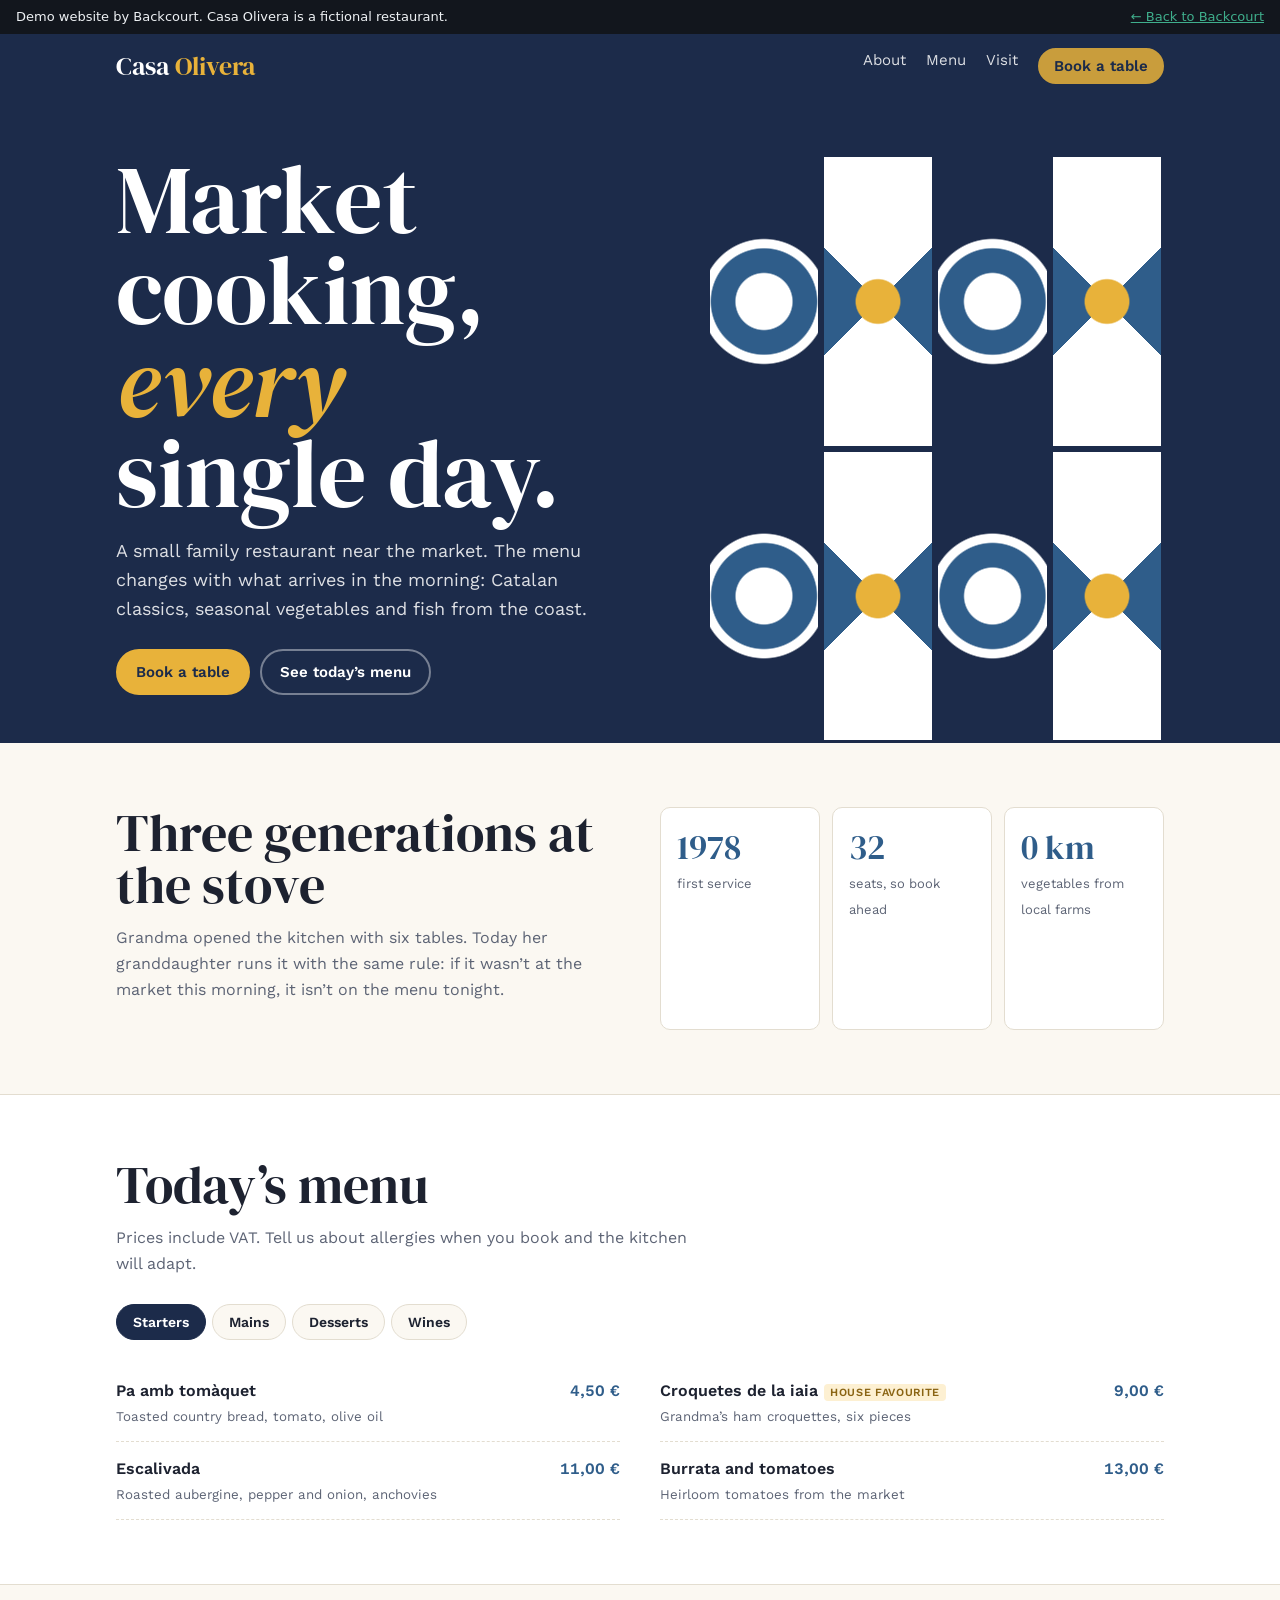
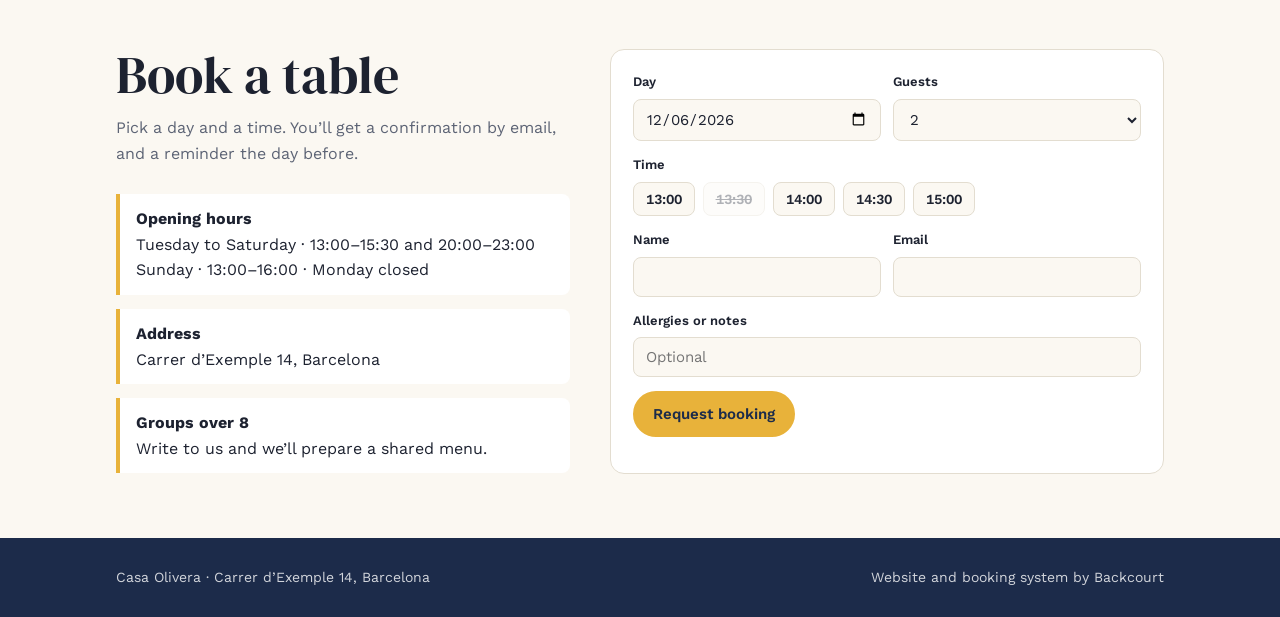
<file: examples/restaurant/index.html>
<!DOCTYPE html>
<html lang="en">
<head>
<meta charset="utf-8">
<meta name="viewport" content="width=device-width, initial-scale=1">
<title>Casa Olivera · Market cooking in Barcelona</title>
<link rel="preconnect" href="https://fonts.googleapis.com">
<link rel="preconnect" href="https://fonts.gstatic.com" crossorigin>
<link href="https://fonts.googleapis.com/css2?family=DM+Serif+Display:ital@0;1&family=Work+Sans:wght@400;500;600&display=swap" rel="stylesheet">
<style>
/* Demo restaurant site: Barcelona tile blues with a mustard accent; menu tabs and a booking request. */
:root { --navy: #1c2b4a; --tile: #2f5d8a; --mustard: #e8b23a; --paper: #fbf8f2; --ink: #1d2230; --muted: #5d6475; --line: #e3ddd0;
  --display: "DM Serif Display", Georgia, serif; --body: "Work Sans", system-ui, sans-serif; color-scheme: light; }
* { box-sizing: border-box; } html, body { margin: 0; } body { background: var(--paper); color: var(--ink); font: 16px/1.6 var(--body); }
a { color: inherit; } :focus-visible { outline: 2px solid var(--mustard); outline-offset: 2px; }
.demo-bar { background: #12161d; color: #eef1f4; font: 13px/1.4 system-ui, sans-serif; padding: 8px 16px; display: flex; justify-content: space-between; gap: 12px; flex-wrap: wrap; }
.demo-bar a { color: #3fae8c; }
.wrap { max-width: 1120px; margin: 0 auto; padding: 0 clamp(16px, 4vw, 36px); }
header { background: var(--navy); color: #fff; }
nav { display: flex; justify-content: space-between; align-items: center; height: 64px; gap: 12px; }
.logo { font: 26px var(--display); text-decoration: none; }
.logo span { color: var(--mustard); }
nav ul { list-style: none; display: flex; gap: 20px; margin: 0; padding: 0; font-size: 15px; }
nav ul a { text-decoration: none; opacity: .85; } nav ul a:hover { opacity: 1; }
@media (max-width: 560px) { nav ul li:not(:last-child) { display: none; } }
.hero { background: var(--navy); color: #fff; padding: 56px 0 0; overflow: hidden; }
.hero .wrap { display: grid; grid-template-columns: 1.1fr .9fr; gap: 32px; align-items: end; }
@media (max-width: 820px) { .hero .wrap { grid-template-columns: 1fr; } }
.hero h1 { font: clamp(48px, 8vw, 96px)/0.95 var(--display); margin: 0 0 18px; text-wrap: balance; }
.hero h1 em { color: var(--mustard); }
.hero p { max-width: 46ch; opacity: .85; margin: 0 0 26px; font-size: 18px; }
.btns { display: flex; gap: 10px; flex-wrap: wrap; padding-bottom: 48px; }
.btn { display: inline-block; font: 600 15px var(--body); padding: 12px 18px; border-radius: 999px; text-decoration: none; border: 2px solid var(--mustard); background: var(--mustard); color: var(--navy); cursor: pointer; }
.btn.ghost { background: transparent; color: #fff; border-color: rgba(255,255,255,.4); }
.tiles { display: grid; grid-template-columns: repeat(4, 1fr); gap: 0; align-self: stretch; min-height: 300px; }
.tiles i { display: block; background:
  radial-gradient(circle at 50% 50%, var(--mustard) 0 14%, transparent 15%),
  conic-gradient(from 45deg, var(--tile) 0 25%, #fff 0 50%, var(--tile) 0 75%, #fff 0); border: 3px solid var(--navy); }
.tiles i:nth-child(odd) { background: radial-gradient(circle at 50% 50%, #fff 0 18%, var(--tile) 19% 34%, #fff 35% 40%, var(--navy) 41%); }
section { padding: 64px 0; }
h2 { font: clamp(34px, 4.5vw, 52px)/1 var(--display); margin: 0 0 14px; }
.lead { color: var(--muted); max-width: 60ch; margin: 0 0 28px; }
.about { display: grid; grid-template-columns: 1fr 1fr; gap: 40px; }
@media (max-width: 820px) { .about { grid-template-columns: 1fr; } }
.facts { display: grid; grid-template-columns: repeat(3, 1fr); gap: 12px; }
.facts div { background: #fff; border: 1px solid var(--line); border-radius: 10px; padding: 16px; }
.facts b { display: block; font: 34px var(--display); color: var(--tile); }
.facts span { font-size: 13px; color: var(--muted); }
.menu { background: #fff; border-top: 1px solid var(--line); border-bottom: 1px solid var(--line); }
.tabs { display: flex; gap: 6px; flex-wrap: wrap; margin-bottom: 24px; }
.tabs button { font: 600 14px var(--body); padding: 9px 16px; border-radius: 999px; border: 1px solid var(--line); background: var(--paper); color: var(--ink); cursor: pointer; }
.tabs button[aria-selected="true"] { background: var(--navy); color: #fff; border-color: var(--navy); }
.dishes { display: grid; grid-template-columns: 1fr 1fr; gap: 0 40px; }
@media (max-width: 720px) { .dishes { grid-template-columns: 1fr; } }
.dish { display: grid; grid-template-columns: 1fr auto; gap: 2px 16px; padding: 14px 0; border-bottom: 1px dashed var(--line); }
.dish b { font-weight: 600; } .dish .p { font-variant-numeric: tabular-nums; font-weight: 600; color: var(--tile); }
.dish small { grid-column: 1 / -1; color: var(--muted); }
.tag { font-size: 11px; font-weight: 600; text-transform: uppercase; letter-spacing: .06em; background: #fdf0d2; color: #8a6413; padding: 2px 6px; border-radius: 4px; margin-left: 6px; }
.book { display: grid; grid-template-columns: .9fr 1.1fr; gap: 40px; align-items: start; }
@media (max-width: 820px) { .book { grid-template-columns: 1fr; } }
form { background: #fff; border: 1px solid var(--line); border-radius: 14px; padding: 22px; display: grid; gap: 14px; }
label { display: grid; gap: 6px; font-size: 13px; font-weight: 600; }
input, select { font: 15px var(--body); padding: 10px 12px; border: 1px solid var(--line); border-radius: 8px; background: var(--paper); color: var(--ink); width: 100%; }
.row { display: grid; grid-template-columns: 1fr 1fr; gap: 12px; }
.slots { display: flex; flex-wrap: wrap; gap: 8px; }
.slots button { font: 600 14px var(--body); padding: 8px 12px; border-radius: 8px; border: 1px solid var(--line); background: var(--paper); cursor: pointer; color: var(--ink); font-variant-numeric: tabular-nums; }
.slots button[aria-pressed="true"] { background: var(--tile); color: #fff; border-color: var(--tile); }
.slots button:disabled { opacity: .35; text-decoration: line-through; cursor: not-allowed; }
.ok { background: #e8f4ec; border: 1px solid #b9dcc6; color: #1f5e3a; padding: 12px 14px; border-radius: 10px; }
.err { color: #a4262c; font-size: 14px; }
.info { display: grid; gap: 14px; }
.info div { background: #fff; border-left: 4px solid var(--mustard); padding: 12px 16px; border-radius: 0 8px 8px 0; }
.info b { display: block; }
footer { background: var(--navy); color: rgba(255,255,255,.8); padding: 28px 0; font-size: 14px; }
footer .wrap { display: flex; justify-content: space-between; gap: 12px; flex-wrap: wrap; }
</style>
</head>
<body>
<div class="demo-bar"><span>Demo website by Backcourt. Casa Olivera is a fictional restaurant.</span><a href="../../index.html#examples">← Back to Backcourt</a></div>
<header><div class="wrap"><nav aria-label="Main">
  <a class="logo" href="#top">Casa <span>Olivera</span></a>
  <ul><li><a href="#about">About</a></li><li><a href="#menu">Menu</a></li><li><a href="#visit">Visit</a></li><li><a class="btn" href="#book" style="padding:7px 14px">Book a table</a></li></ul>
</nav></div></header>

<div class="hero" id="top"><div class="wrap">
  <div>
    <h1>Market cooking, <em>every</em> single day.</h1>
    <p>A small family restaurant near the market. The menu changes with what arrives in the morning: Catalan classics, seasonal vegetables and fish from the coast.</p>
    <div class="btns"><a class="btn" href="#book">Book a table</a><a class="btn ghost" href="#menu">See today’s menu</a></div>
  </div>
  <div class="tiles" aria-hidden="true"><i></i><i></i><i></i><i></i><i></i><i></i><i></i><i></i></div>
</div></div>

<section id="about"><div class="wrap about">
  <div><h2>Three generations at the stove</h2>
    <p class="lead">Grandma opened the kitchen with six tables. Today her granddaughter runs it with the same rule: if it wasn’t at the market this morning, it isn’t on the menu tonight.</p></div>
  <div class="facts"><div><b>1978</b><span>first service</span></div><div><b>32</b><span>seats, so book ahead</span></div><div><b>0 km</b><span>vegetables from local farms</span></div></div>
</div></section>

<section class="menu" id="menu"><div class="wrap">
  <h2>Today’s menu</h2><p class="lead">Prices include VAT. Tell us about allergies when you book and the kitchen will adapt.</p>
  <div class="tabs" role="tablist" id="tabs"></div>
  <div class="dishes" id="dishes"></div>
</div></section>

<section id="book"><div class="wrap book">
  <div><h2>Book a table</h2><p class="lead">Pick a day and a time. You’ll get a confirmation by email, and a reminder the day before.</p>
    <div class="info" id="visit">
      <div><b>Opening hours</b>Tuesday to Saturday · 13:00–15:30 and 20:00–23:00<br>Sunday · 13:00–16:00 · Monday closed</div>
      <div><b>Address</b>Carrer d’Exemple 14, Barcelona</div>
      <div><b>Groups over 8</b>Write to us and we’ll prepare a shared menu.</div>
    </div></div>
  <form id="bk" novalidate>
    <div class="row"><label for="bk-date">Day<input id="bk-date" type="date" required></label>
      <label for="bk-guests">Guests<select id="bk-guests"><option>1</option><option selected>2</option><option>3</option><option>4</option><option>5</option><option>6</option><option>7</option><option>8</option></select></label></div>
    <div><div style="font-size:13px;font-weight:600;margin-bottom:6px">Time</div><div class="slots" id="slots"></div></div>
    <div class="row"><label for="bk-name">Name<input id="bk-name" type="text" autocomplete="name" required></label>
      <label for="bk-email">Email<input id="bk-email" type="email" autocomplete="email" required></label></div>
    <label for="bk-notes">Allergies or notes<input id="bk-notes" type="text" placeholder="Optional"></label>
    <button class="btn" type="submit" style="justify-self:start">Request booking</button>
    <div id="bk-msg" role="status"></div>
  </form>
</div></section>

<footer><div class="wrap"><span>Casa Olivera · Carrer d’Exemple 14, Barcelona</span><span>Website and booking system by Backcourt</span></div></footer>

<script>
(function () {
  const MENU = {
    "Starters": [["Pa amb tomàquet", "Toasted country bread, tomato, olive oil", 4.5], ["Croquetes de la iaia", "Grandma’s ham croquettes, six pieces", 9, "House favourite"], ["Escalivada", "Roasted aubergine, pepper and onion, anchovies", 11], ["Burrata and tomatoes", "Heirloom tomatoes from the market", 13]],
    "Mains": [["Arròs del dia", "Rice of the day, ask your waiter (min. 2)", 19, "Daily"], ["Fish from the coast", "Whole grilled fish, market price per 100 g", 7.5], ["Fricandó", "Slow-cooked veal with wild mushrooms", 18], ["Seasonal vegetables", "Grilled, with romesco sauce", 14, "Vegan"]],
    "Desserts": [["Crema catalana", "Burnt cream, lemon and cinnamon", 6.5], ["Mel i mató", "Fresh cheese with honey and walnuts", 6], ["Chocolate and olive oil", "With sea salt and toast", 7]],
    "Wines": [["House white", "Penedès, glass / bottle", "4 / 19"], ["House red", "Montsant, glass / bottle", "4.5 / 22"], ["Cava brut nature", "Glass / bottle", "5 / 26"]],
  };
  const tabs = document.getElementById("tabs"), dishes = document.getElementById("dishes");
  const eur = (v) => typeof v === "number" ? v.toFixed(2).replace(".", ",") + " €" : v + " €";
  function show(cat) {
    tabs.querySelectorAll("button").forEach((b) => b.setAttribute("aria-selected", b.textContent === cat));
    dishes.innerHTML = MENU[cat].map(([n, d, p, t]) => `<div class="dish"><b>${n}${t ? `<span class="tag">${t}</span>` : ""}</b><span class="p">${eur(p)}</span><small>${d}</small></div>`).join("");
  }
  tabs.innerHTML = Object.keys(MENU).map((c) => `<button type="button" role="tab">${c}</button>`).join("");
  tabs.onclick = (e) => { if (e.target.tagName === "BUTTON") show(e.target.textContent); };
  show("Starters");

  const date = document.getElementById("bk-date"), slots = document.getElementById("slots");
  const t = new Date(); t.setDate(t.getDate() + 1); date.value = t.toISOString().slice(0, 10); date.min = new Date().toISOString().slice(0, 10);
  let chosen = null;
  function renderSlots() {
    const d = new Date(date.value + "T12:00"), day = d.getDay();
    const lunch = ["13:00", "13:30", "14:00", "14:30", "15:00"], dinner = ["20:00", "20:30", "21:00", "21:30", "22:00"];
    const list = day === 1 ? [] : day === 0 ? lunch : lunch.concat(dinner);
    const seed = d.getDate() * 7;
    chosen = null;
    slots.innerHTML = list.length ? list.map((s, i) => `<button type="button" aria-pressed="false" ${((seed + i * 3) % 5 === 0) ? "disabled title=\"Fully booked\"" : ""}>${s}</button>`).join("")
      : `<span class="err">We’re closed on Mondays. Pick another day.</span>`;
  }
  slots.onclick = (e) => { const b = e.target.closest("button"); if (!b || b.disabled) return; slots.querySelectorAll("button").forEach((x) => x.setAttribute("aria-pressed", x === b)); chosen = b.textContent; };
  date.onchange = renderSlots; renderSlots();
  document.getElementById("bk").addEventListener("submit", (e) => {
    e.preventDefault();
    const msg = document.getElementById("bk-msg"), name = document.getElementById("bk-name").value.trim(), email = document.getElementById("bk-email").value.trim();
    if (!chosen || !name || !/\S+@\S+\.\S+/.test(email)) { msg.className = "err"; msg.textContent = "Please choose a time and add your name and email."; return; }
    const g = document.getElementById("bk-guests").value;
    const nice = new Date(date.value + "T12:00").toLocaleDateString("en-GB", { weekday: "long", day: "numeric", month: "long" });
    msg.className = "ok"; msg.textContent = `Thanks, ${name}. Table for ${g} on ${nice} at ${chosen} requested. In the real system a confirmation email goes to ${email}. (Demo: nothing was sent.)`;
  });
})();
</script>
</body>
</html>
</file>
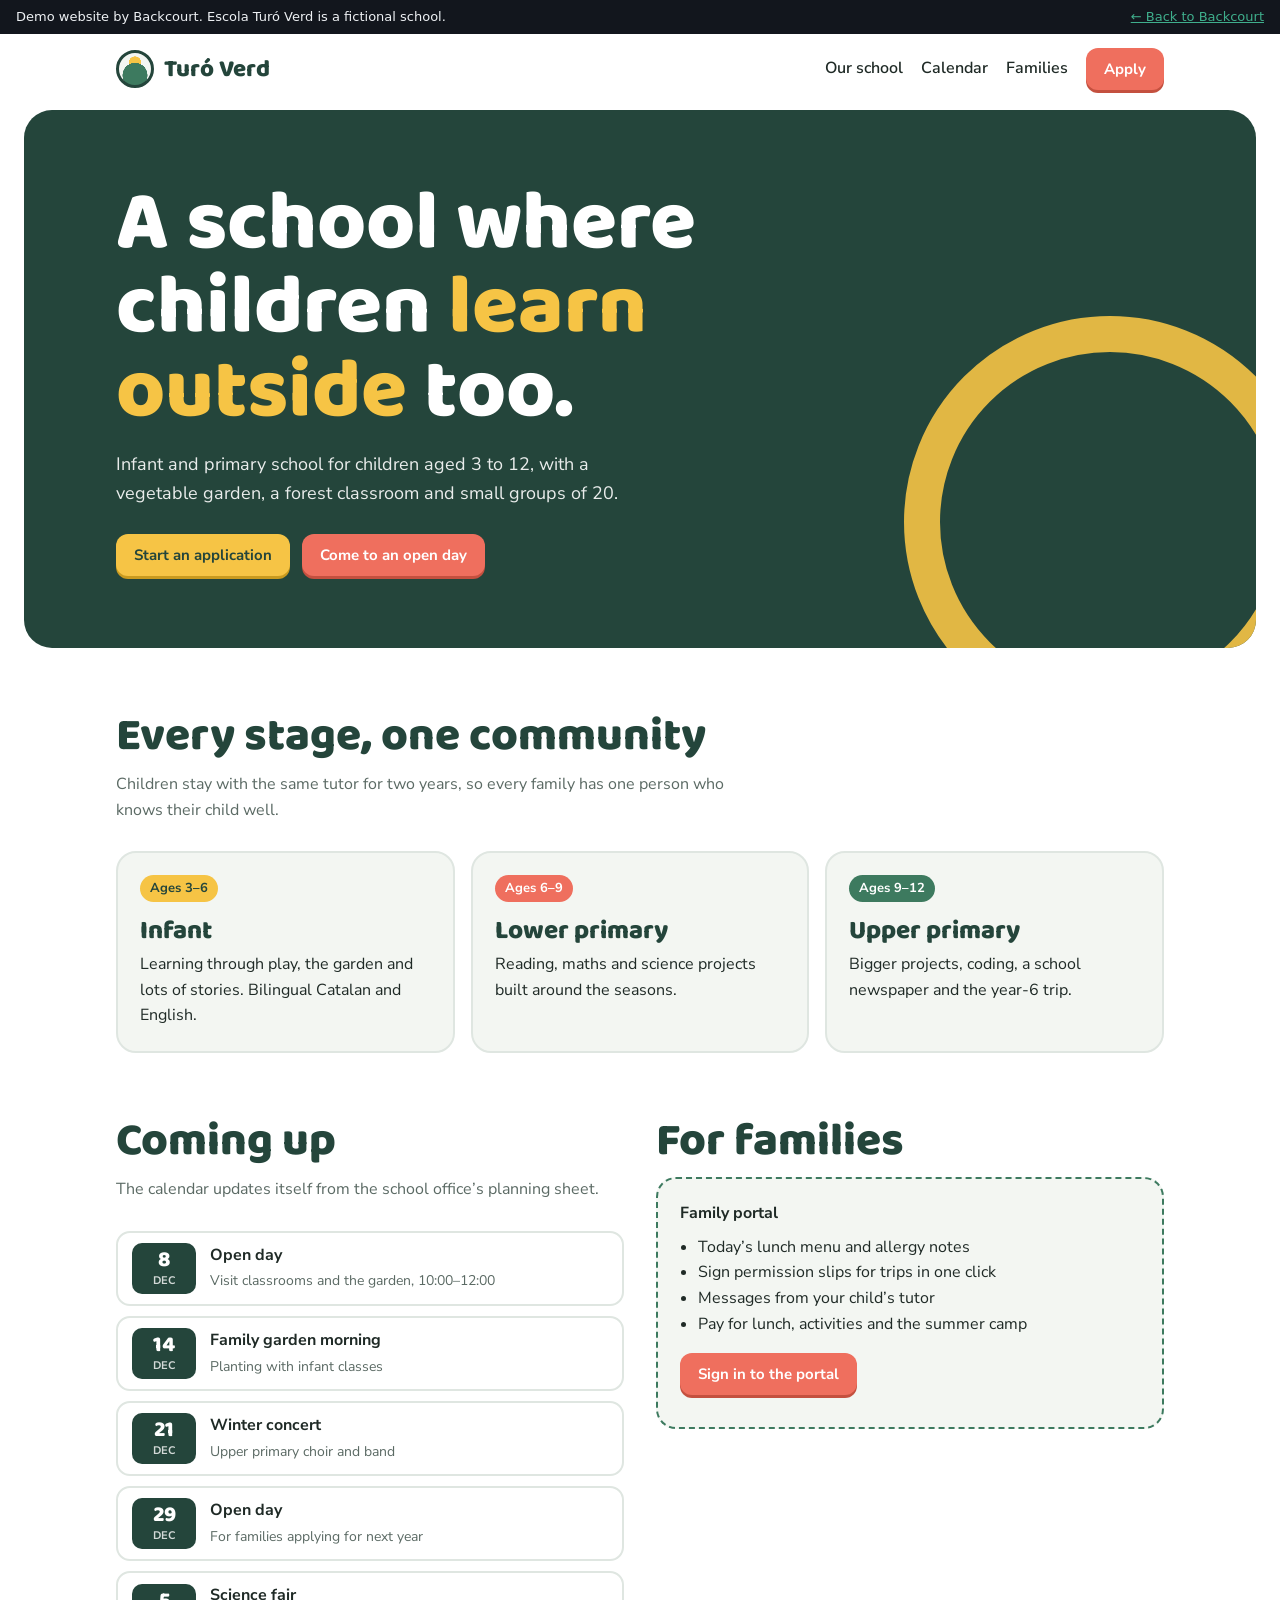
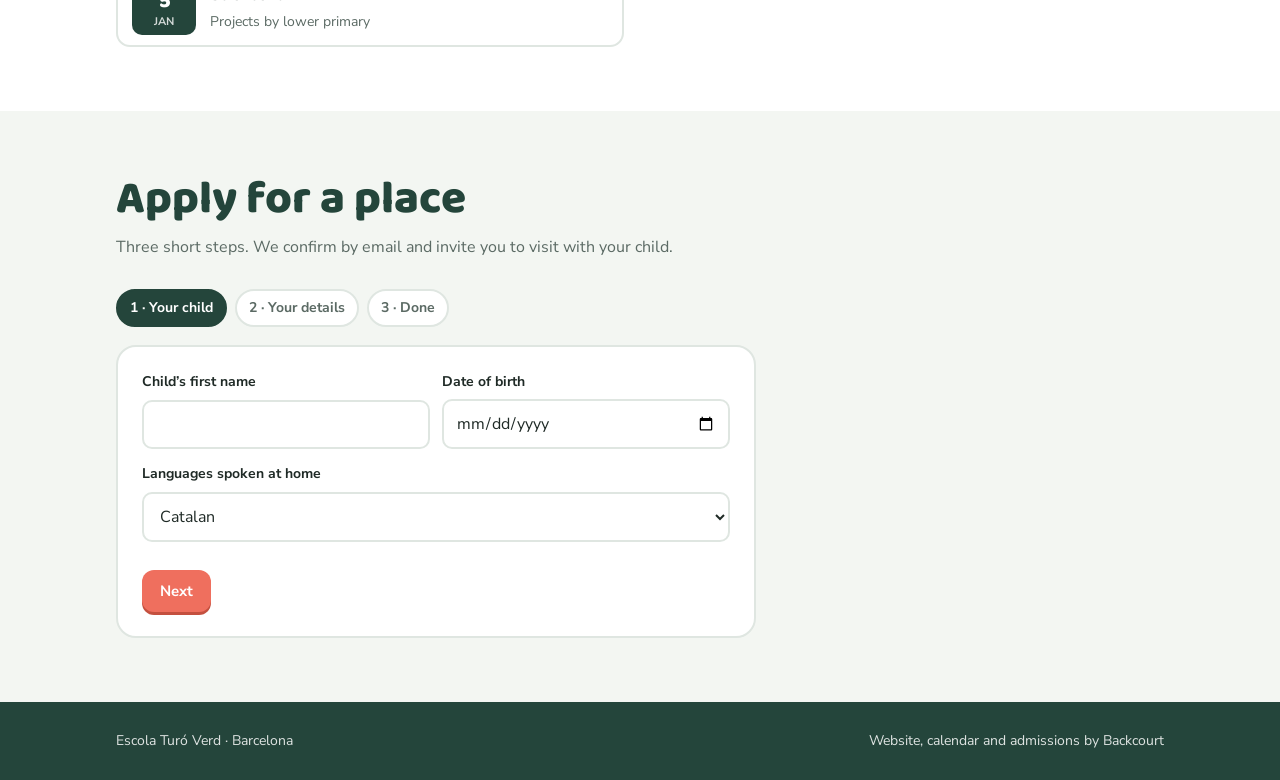
<file: examples/school/index.html>
<!DOCTYPE html>
<html lang="en">
<head>
<meta charset="utf-8">
<meta name="viewport" content="width=device-width, initial-scale=1">
<title>Escola Turó Verd · Infant and primary school</title>
<link rel="preconnect" href="https://fonts.googleapis.com">
<link rel="preconnect" href="https://fonts.gstatic.com" crossorigin>
<link href="https://fonts.googleapis.com/css2?family=Baloo+2:wght@600;700;800&family=Nunito+Sans:opsz,wght@6..12,400;6..12,600;6..12,700&display=swap" rel="stylesheet">
<style>
/* Demo school site: chalkboard green, crayon yellow and coral; admissions in three steps, events calendar, parent portal. */
:root { --board: #24453b; --leaf: #3d7a5f; --sun: #f6c445; --coral: #ef6f5e; --paper: #ffffff; --soft: #f3f6f2; --ink: #1f2a26; --muted: #5b6a64; --line: #dfe6e1;
  --display: "Baloo 2", system-ui, sans-serif; --body: "Nunito Sans", system-ui, sans-serif; color-scheme: light; }
* { box-sizing: border-box; } html, body { margin: 0; } body { background: var(--paper); color: var(--ink); font: 16px/1.6 var(--body); }
a { color: inherit; } :focus-visible { outline: 3px solid var(--sun); outline-offset: 2px; }
.demo-bar { background: #12161d; color: #eef1f4; font: 13px/1.4 system-ui, sans-serif; padding: 8px 16px; display: flex; justify-content: space-between; gap: 12px; flex-wrap: wrap; }
.demo-bar a { color: #3fae8c; }
.wrap { max-width: 1120px; margin: 0 auto; padding: 0 clamp(16px, 4vw, 36px); }
nav { display: flex; justify-content: space-between; align-items: center; height: 70px; gap: 12px; }
.logo { display: flex; align-items: center; gap: 10px; text-decoration: none; font: 800 24px var(--display); color: var(--board); }
.logo i { width: 38px; height: 38px; border-radius: 50%; background: radial-gradient(circle at 50% 70%, var(--leaf) 0 45%, transparent 46%), radial-gradient(circle at 50% 30%, var(--sun) 0 22%, transparent 23%), var(--soft); border: 3px solid var(--board); }
nav ul { list-style: none; display: flex; gap: 18px; margin: 0; padding: 0; font-weight: 600; align-items: center; }
nav ul a { text-decoration: none; }
@media (max-width: 640px) { nav ul li:not(:last-child) { display: none; } }
.btn { display: inline-block; font: 700 15px var(--body); padding: 11px 18px; border-radius: 12px; text-decoration: none; border: 0; background: var(--coral); color: #fff; cursor: pointer; box-shadow: 0 3px 0 #c4503f; }
.btn.alt { background: var(--sun); color: var(--board); box-shadow: 0 3px 0 #c99a1f; }
.hero { background: var(--board); color: #fff; border-radius: 28px; margin: 6px clamp(8px, 2vw, 24px) 0; padding: clamp(36px, 6vw, 72px) 0; position: relative; overflow: hidden; }
.hero::after { content: ""; position: absolute; right: -60px; bottom: -80px; width: 340px; height: 340px; border-radius: 50%; border: 36px solid var(--sun); opacity: .9; }
.hero h1 { font: 800 clamp(44px, 7vw, 84px)/1 var(--display); margin: 0 0 16px; max-width: 13ch; position: relative; z-index: 1; }
.hero h1 span { color: var(--sun); }
.hero p { max-width: 50ch; font-size: 18px; opacity: .9; margin: 0 0 26px; position: relative; z-index: 1; }
.hero .btns { display: flex; gap: 12px; flex-wrap: wrap; position: relative; z-index: 1; }
section { padding: 64px 0; }
h2 { font: 800 clamp(32px, 4.5vw, 46px)/1.05 var(--display); margin: 0 0 12px; color: var(--board); }
.lead { color: var(--muted); max-width: 62ch; margin: 0 0 28px; }
.stages { display: grid; grid-template-columns: repeat(3, 1fr); gap: 16px; }
@media (max-width: 820px) { .stages { grid-template-columns: 1fr; } }
.stage { border-radius: 20px; padding: 22px; background: var(--soft); border: 2px solid var(--line); }
.stage b { font: 800 26px var(--display); display: block; color: var(--board); }
.stage .age { display: inline-block; font-weight: 700; font-size: 13px; background: var(--sun); color: var(--board); padding: 3px 10px; border-radius: 999px; margin-bottom: 8px; }
.stage:nth-child(2) .age { background: var(--coral); color: #fff; } .stage:nth-child(3) .age { background: var(--leaf); color: #fff; }
.split { display: grid; grid-template-columns: 1fr 1fr; gap: 32px; }
@media (max-width: 860px) { .split { grid-template-columns: 1fr; } }
.events { list-style: none; margin: 0; padding: 0; display: grid; gap: 10px; }
.events li { display: grid; grid-template-columns: 64px 1fr; gap: 14px; align-items: center; background: #fff; border: 2px solid var(--line); border-radius: 14px; padding: 10px 14px; }
.events .d { text-align: center; background: var(--board); color: #fff; border-radius: 10px; padding: 6px 0; font: 800 22px/1 var(--display); }
.events .d small { display: block; font: 700 11px var(--body); text-transform: uppercase; opacity: .8; margin-top: 2px; }
.events b { display: block; } .events span { color: var(--muted); font-size: 14px; }
.portal { background: var(--soft); border-radius: 20px; padding: 22px; border: 2px dashed var(--leaf); }
.portal ul { padding-left: 18px; margin: 8px 0 16px; }
.admit { background: var(--soft); }
.steps { display: flex; gap: 8px; margin-bottom: 18px; flex-wrap: wrap; }
.steps span { font-weight: 700; font-size: 14px; padding: 6px 12px; border-radius: 999px; background: #fff; border: 2px solid var(--line); color: var(--muted); }
.steps span.on { background: var(--board); border-color: var(--board); color: #fff; }
form { background: #fff; border-radius: 20px; padding: 24px; border: 2px solid var(--line); max-width: 640px; display: grid; gap: 14px; }
label { display: grid; gap: 6px; font-weight: 700; font-size: 14px; }
input, select { font: 16px var(--body); padding: 11px 12px; border: 2px solid var(--line); border-radius: 10px; color: var(--ink); background: #fff; width: 100%; }
.row { display: grid; grid-template-columns: 1fr 1fr; gap: 12px; }
@media (max-width: 520px) { .row { grid-template-columns: 1fr; } }
.result { background: #fff7dc; border: 2px solid var(--sun); border-radius: 14px; padding: 14px 16px; }
.err { color: #b3261e; font-weight: 600; font-size: 14px; }
footer { background: var(--board); color: rgba(255,255,255,.85); padding: 28px 0; font-size: 14px; margin-top: 0; }
footer .wrap { display: flex; justify-content: space-between; gap: 12px; flex-wrap: wrap; }
</style>
</head>
<body>
<div class="demo-bar"><span>Demo website by Backcourt. Escola Turó Verd is a fictional school.</span><a href="../../index.html#examples">← Back to Backcourt</a></div>
<div class="wrap"><nav aria-label="Main"><a class="logo" href="#top"><i aria-hidden="true"></i>Turó Verd</a>
  <ul><li><a href="#stages">Our school</a></li><li><a href="#calendar">Calendar</a></li><li><a href="#families">Families</a></li><li><a class="btn" href="#admissions">Apply</a></li></ul></nav></div>

<div class="hero" id="top"><div class="wrap">
  <h1>A school where children <span>learn outside</span> too.</h1>
  <p>Infant and primary school for children aged 3 to 12, with a vegetable garden, a forest classroom and small groups of 20.</p>
  <div class="btns"><a class="btn alt" href="#admissions">Start an application</a><a class="btn" href="#calendar">Come to an open day</a></div>
</div></div>

<section id="stages"><div class="wrap">
  <h2>Every stage, one community</h2><p class="lead">Children stay with the same tutor for two years, so every family has one person who knows their child well.</p>
  <div class="stages">
    <div class="stage"><span class="age">Ages 3–6</span><b>Infant</b>Learning through play, the garden and lots of stories. Bilingual Catalan and English.</div>
    <div class="stage"><span class="age">Ages 6–9</span><b>Lower primary</b>Reading, maths and science projects built around the seasons.</div>
    <div class="stage"><span class="age">Ages 9–12</span><b>Upper primary</b>Bigger projects, coding, a school newspaper and the year-6 trip.</div>
  </div>
</div></section>

<section style="padding-top:0"><div class="wrap split">
  <div id="calendar"><h2>Coming up</h2><p class="lead">The calendar updates itself from the school office’s planning sheet.</p><ul class="events" id="events"></ul></div>
  <div id="families"><h2>For families</h2>
    <div class="portal"><b>Family portal</b>
      <ul><li>Today’s lunch menu and allergy notes</li><li>Sign permission slips for trips in one click</li><li>Messages from your child’s tutor</li><li>Pay for lunch, activities and the summer camp</li></ul>
      <button class="btn" type="button" id="portal-btn">Sign in to the portal</button>
      <p id="portal-msg" role="status" style="margin:10px 0 0;color:var(--muted);font-size:14px"></p></div>
  </div>
</div></section>

<section class="admit" id="admissions"><div class="wrap">
  <h2>Apply for a place</h2><p class="lead">Three short steps. We confirm by email and invite you to visit with your child.</p>
  <div class="steps" id="steps"><span class="on">1 · Your child</span><span>2 · Your details</span><span>3 · Done</span></div>
  <form id="adm" novalidate></form>
</div></section>

<footer><div class="wrap"><span>Escola Turó Verd · Barcelona</span><span>Website, calendar and admissions by Backcourt</span></div></footer>

<script>
(function () {
  const months = ["Jan", "Feb", "Mar", "Apr", "May", "Jun", "Jul", "Aug", "Sep", "Oct", "Nov", "Dec"];
  const today = new Date();
  const ev = [[3, "Open day", "Visit classrooms and the garden, 10:00–12:00"], [9, "Family garden morning", "Planting with infant classes"], [16, "Winter concert", "Upper primary choir and band"], [24, "Open day", "For families applying for next year"], [31, "Science fair", "Projects by lower primary"]];
  document.getElementById("events").innerHTML = ev.map(([d, t, s]) => { const x = new Date(today); x.setDate(x.getDate() + d); return `<li><div class="d">${x.getDate()}<small>${months[x.getMonth()]}</small></div><div><b>${t}</b><span>${s}</span></div></li>`; }).join("");
  document.getElementById("portal-btn").onclick = () => { document.getElementById("portal-msg").textContent = "In the real site, each family signs in with its own account. This demo has no portal behind it."; };

  const form = document.getElementById("adm"), steps = document.getElementById("steps").children;
  const data = {};
  const year = today.getMonth() >= 8 ? today.getFullYear() + 1 : today.getFullYear();
  function stageFor(birth) {
    const age = year - new Date(birth).getFullYear(); // age reached during the start year
    if (age < 3) return null; if (age <= 5) return ["Infant", age]; if (age <= 8) return ["Lower primary", age]; if (age <= 11) return ["Upper primary", age]; return null;
  }
  function step(n) {
    [...steps].forEach((s, i) => s.classList.toggle("on", i === n - 1));
    if (n === 1) form.innerHTML = `
      <div class="row"><label for="c-name">Child’s first name<input id="c-name" value="${data.child || ""}"></label>
      <label for="c-birth">Date of birth<input id="c-birth" type="date" value="${data.birth || ""}"></label></div>
      <label for="c-lang">Languages spoken at home<select id="c-lang"><option>Catalan</option><option>Spanish</option><option>English</option><option>Other</option></select></label>
      <div id="c-msg" role="status"></div><button class="btn" type="submit" style="justify-self:start">Next</button>`;
    if (n === 2) form.innerHTML = `
      <div class="result">${data.child} would join <b>${data.stage[0]}</b> in September ${year} (turning ${data.stage[1]} that year).</div>
      <div class="row"><label for="p-name">Your name<input id="p-name" autocomplete="name"></label><label for="p-email">Email<input id="p-email" type="email" autocomplete="email"></label></div>
      <label for="p-visit">Preferred open day<select id="p-visit">${ev.filter((e) => e[1] === "Open day").map(([d]) => { const x = new Date(today); x.setDate(x.getDate() + d); return `<option>${x.toLocaleDateString("en-GB", { weekday: "long", day: "numeric", month: "long" })}</option>`; }).join("")}</select></label>
      <div id="c-msg" role="status"></div><div style="display:flex;gap:10px"><button class="btn alt" type="button" id="back">Back</button><button class="btn" type="submit">Send application</button></div>`;
    if (n === 3) form.innerHTML = `<div class="result"><b>Application received.</b><br>Thank you, ${data.parent}. ${data.child}’s application for ${data.stage[0]} is registered, and you’re booked for the open day on ${data.visit}. In the real system, a confirmation email goes to ${data.email} and the school office sees it on its dashboard. (Demo: nothing was sent.)</div><button class="btn alt" type="button" id="again" style="justify-self:start">Start another</button>`;
    form.dataset.step = n;
    const back = document.getElementById("back"); if (back) back.onclick = () => step(1);
    const again = document.getElementById("again"); if (again) again.onclick = () => { for (const k in data) delete data[k]; step(1); };
  }
  form.addEventListener("submit", (e) => {
    e.preventDefault();
    const n = +form.dataset.step, msg = document.getElementById("c-msg");
    if (n === 1) {
      data.child = document.getElementById("c-name").value.trim(); data.birth = document.getElementById("c-birth").value;
      const st = data.birth && stageFor(data.birth);
      if (!data.child || !data.birth) { msg.className = "err"; msg.textContent = "Please add your child’s name and date of birth."; return; }
      if (!st) { msg.className = "err"; msg.textContent = "Our school takes children aged 3 to 11 at the start of the year. Please check the date of birth."; return; }
      data.stage = st; step(2);
    } else if (n === 2) {
      data.parent = document.getElementById("p-name").value.trim(); data.email = document.getElementById("p-email").value.trim(); data.visit = document.getElementById("p-visit").value;
      if (!data.parent || !/\S+@\S+\.\S+/.test(data.email)) { msg.className = "err"; msg.textContent = "Please add your name and a valid email."; return; }
      step(3);
    }
  });
  step(1);
})();
</script>
</body>
</html>
</file>
